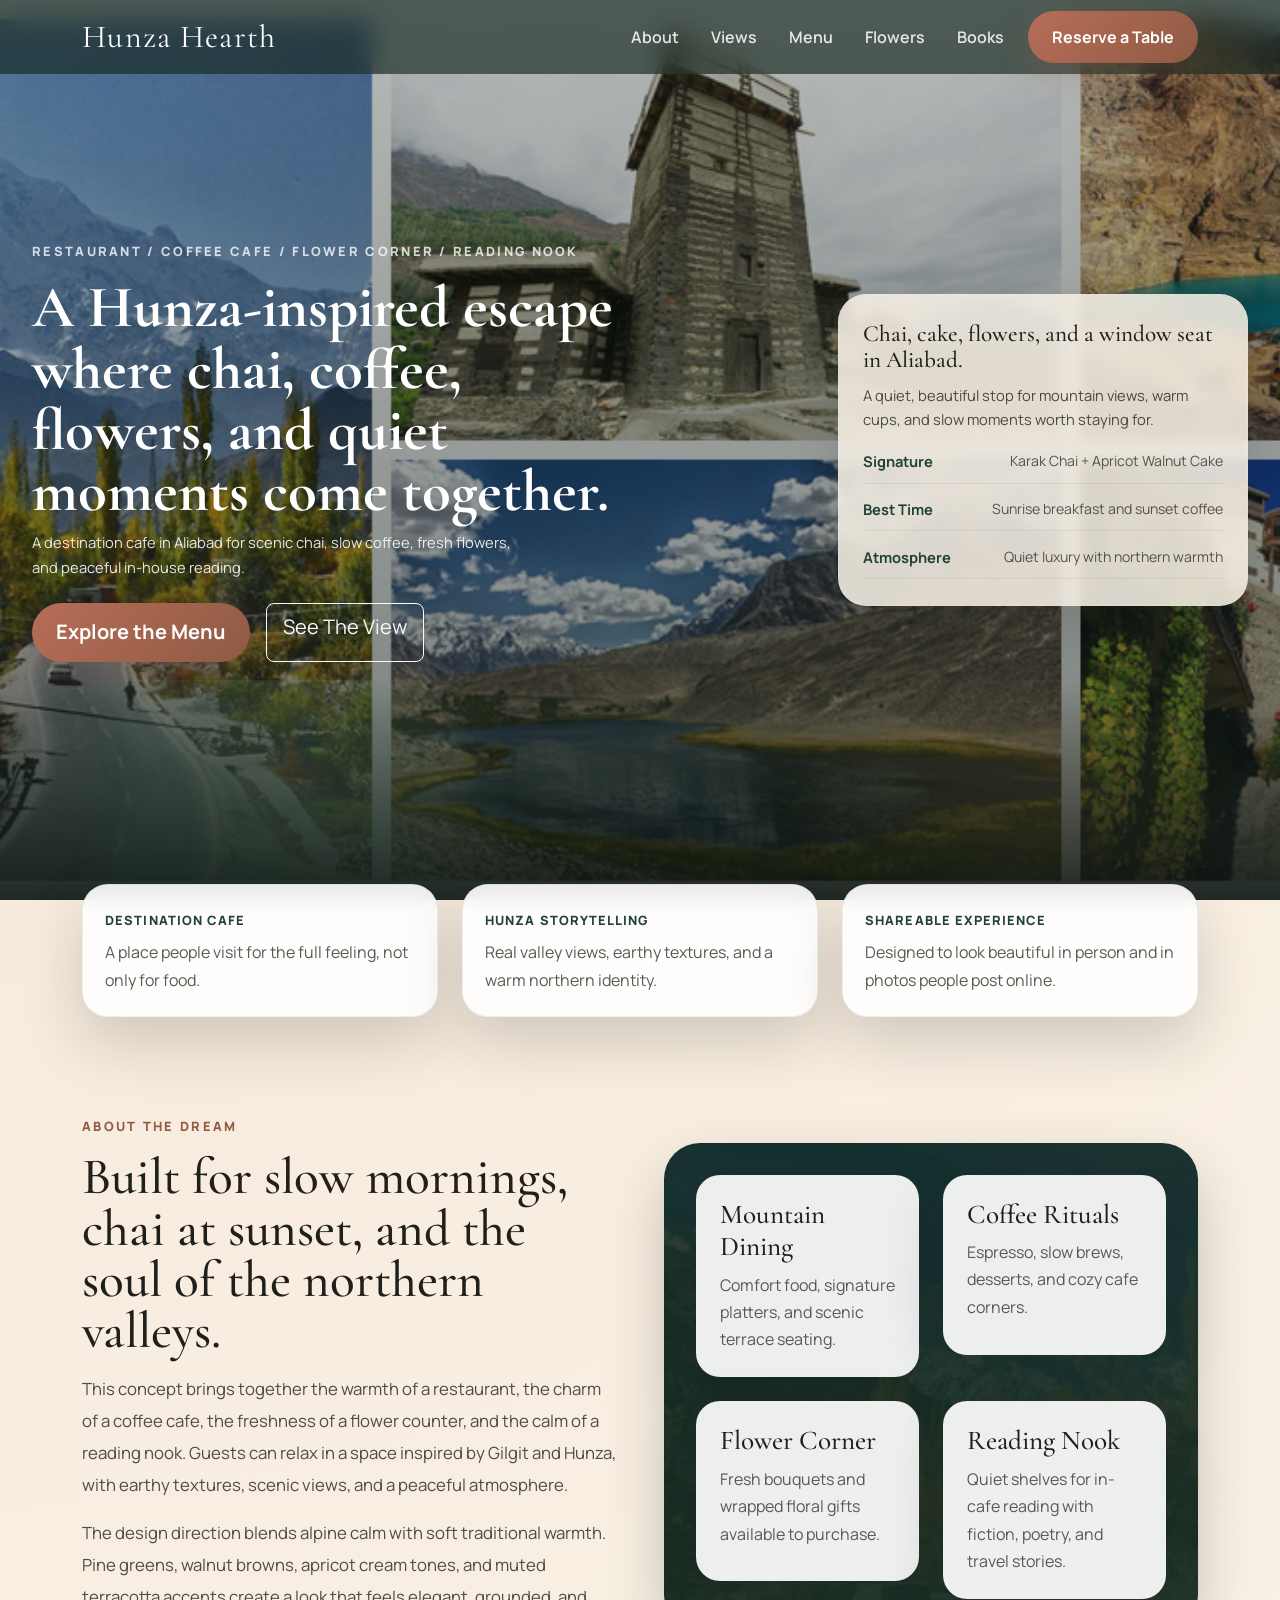
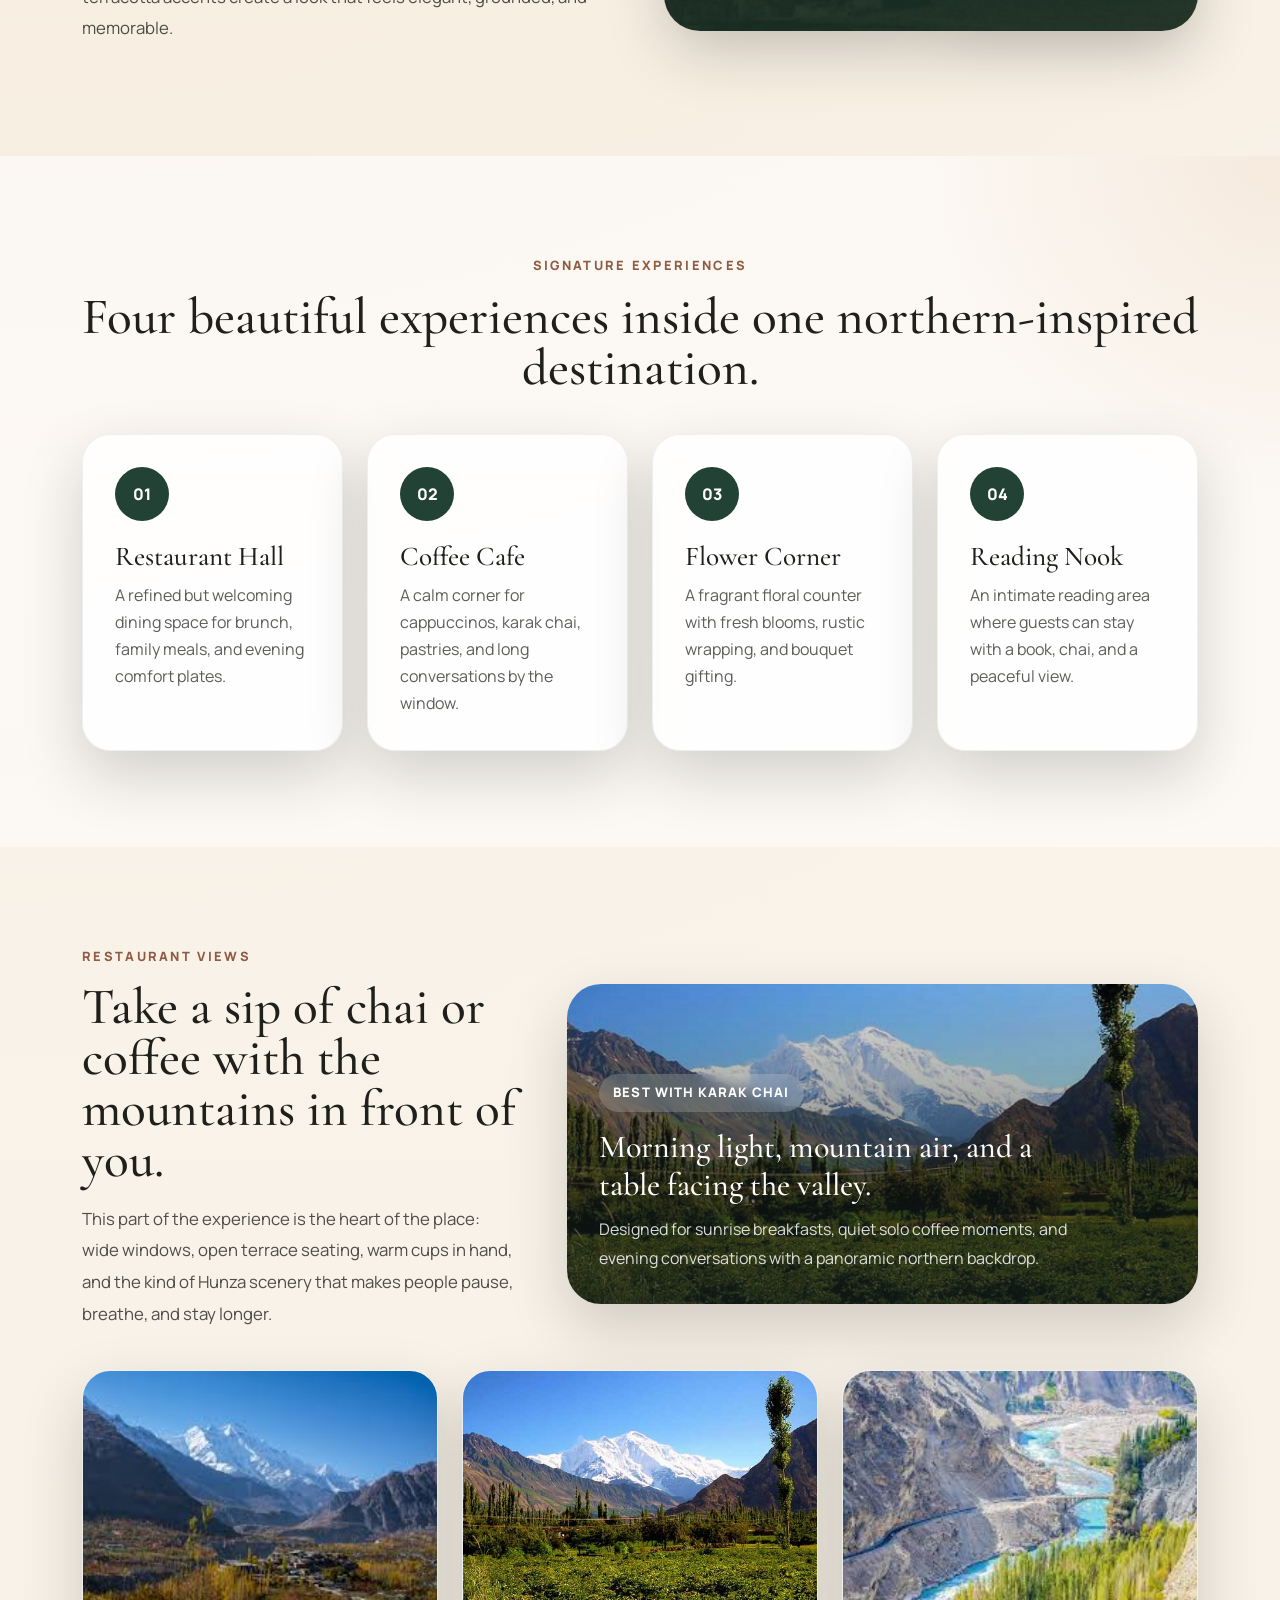
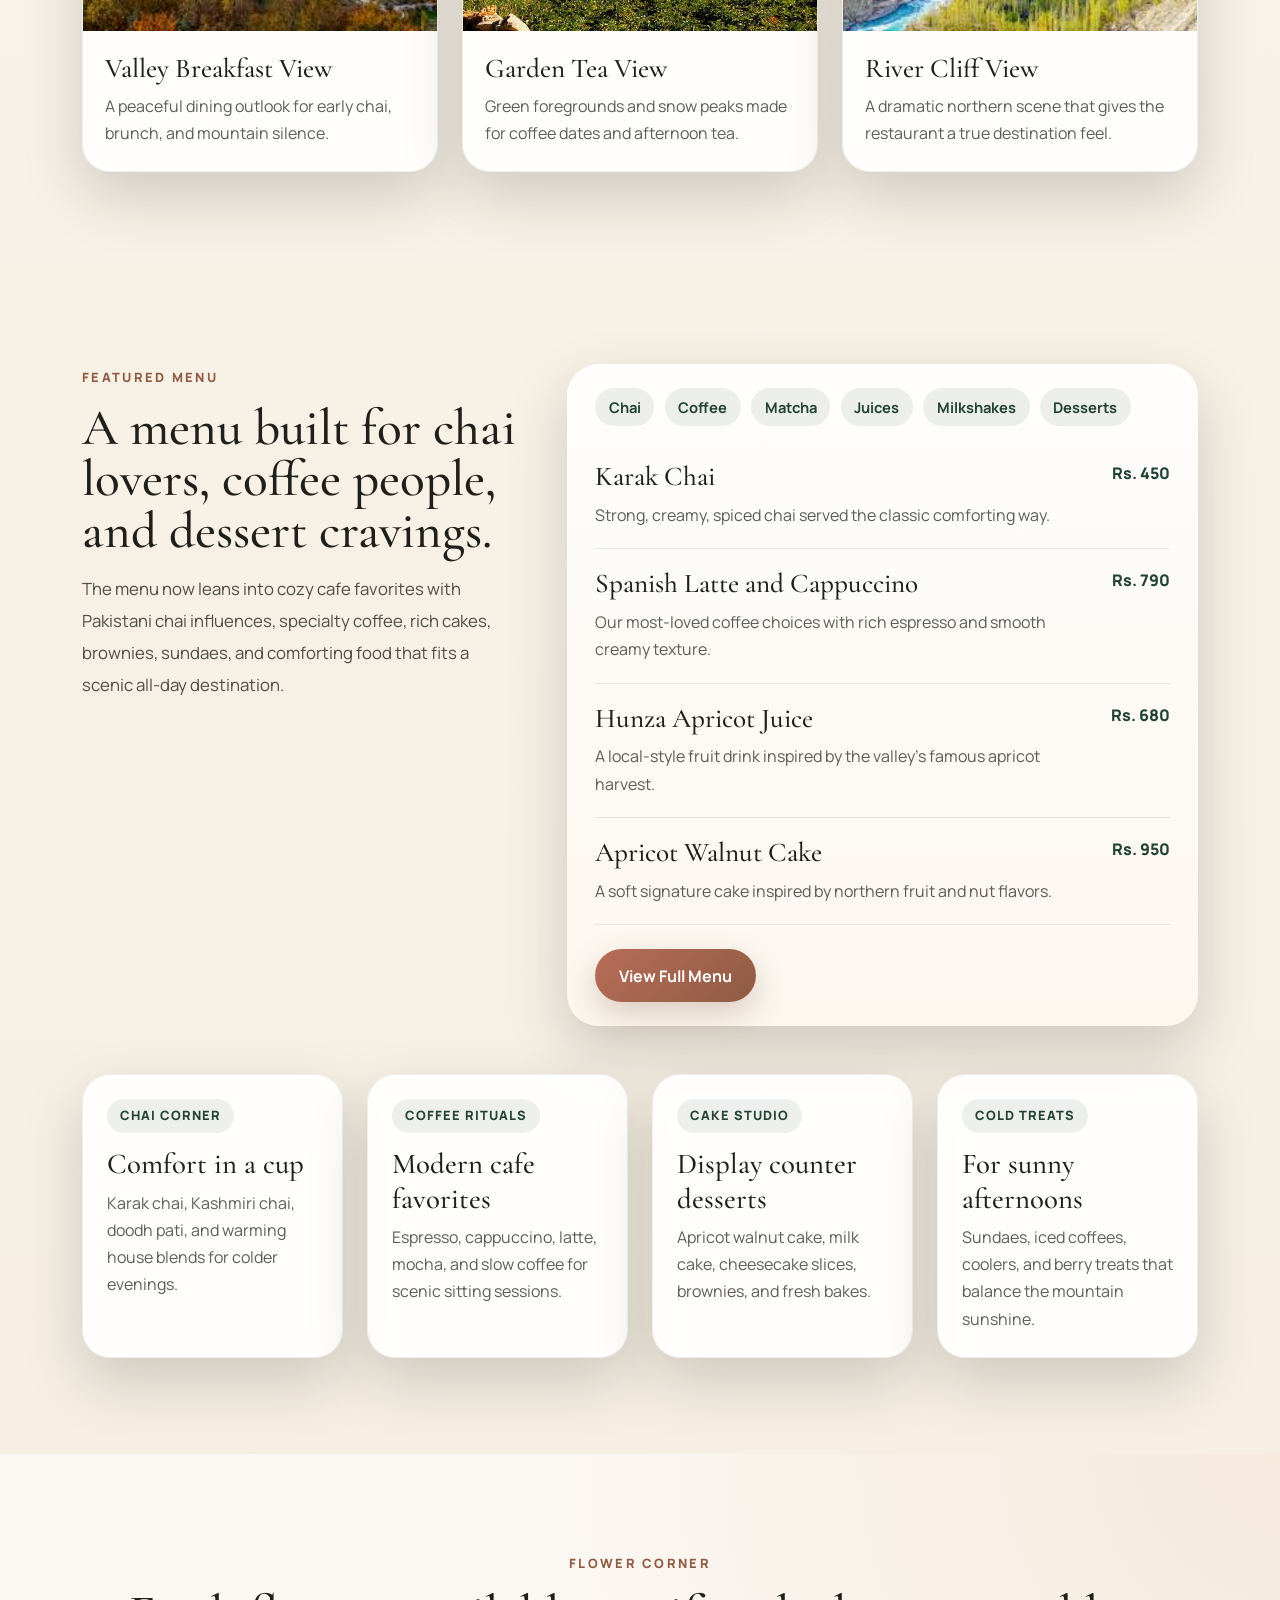
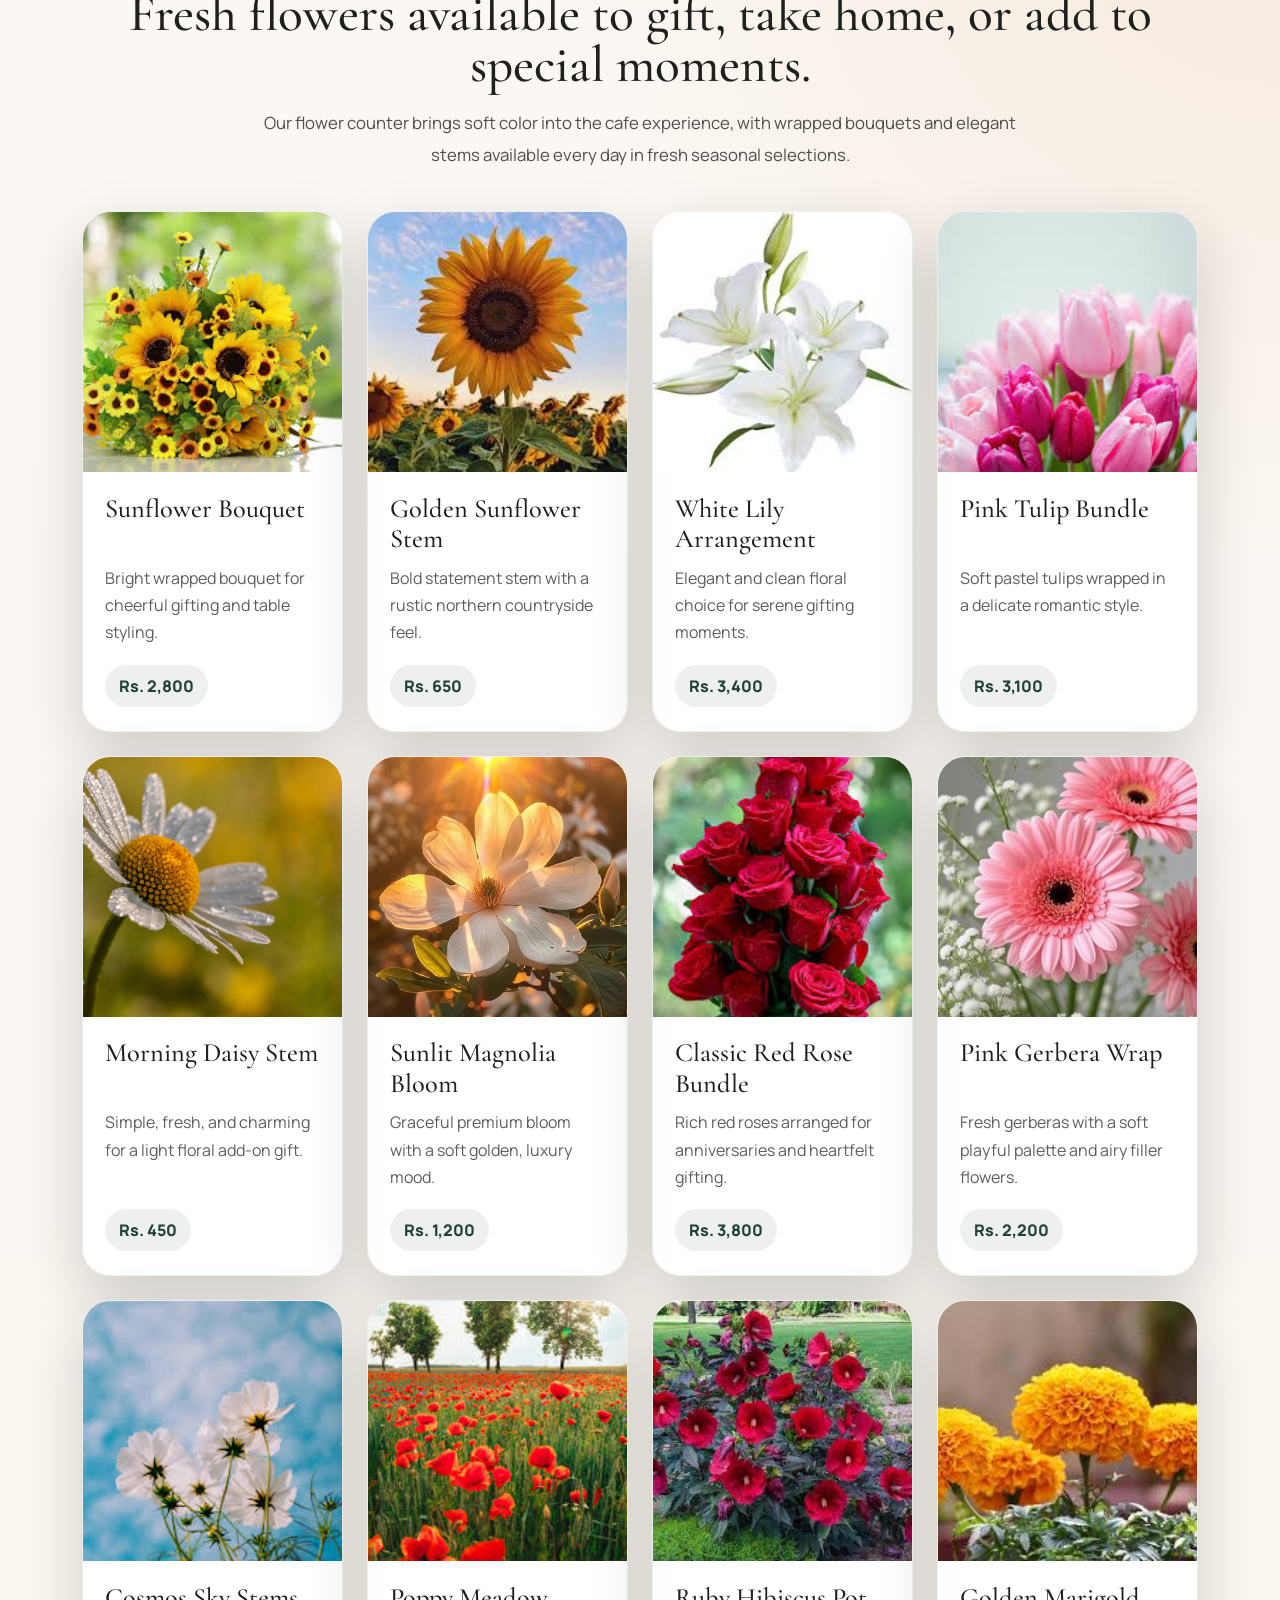
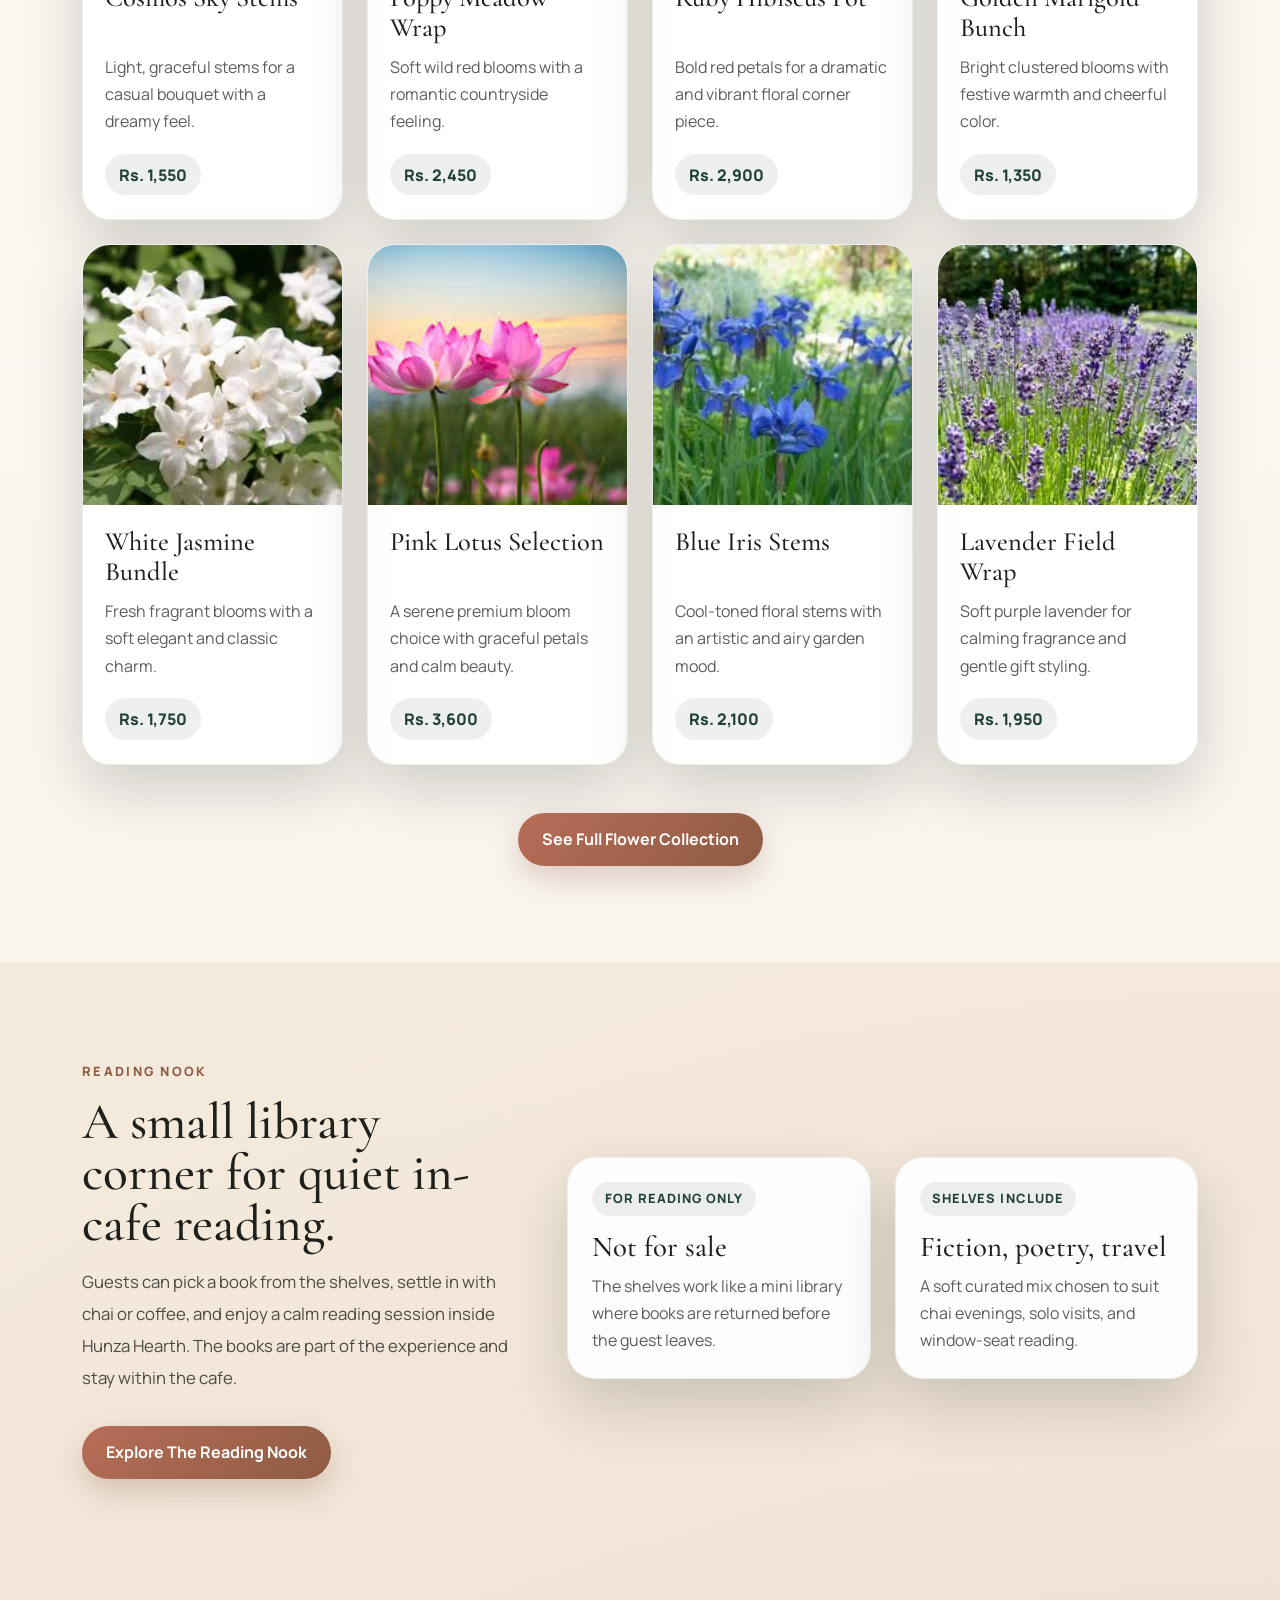
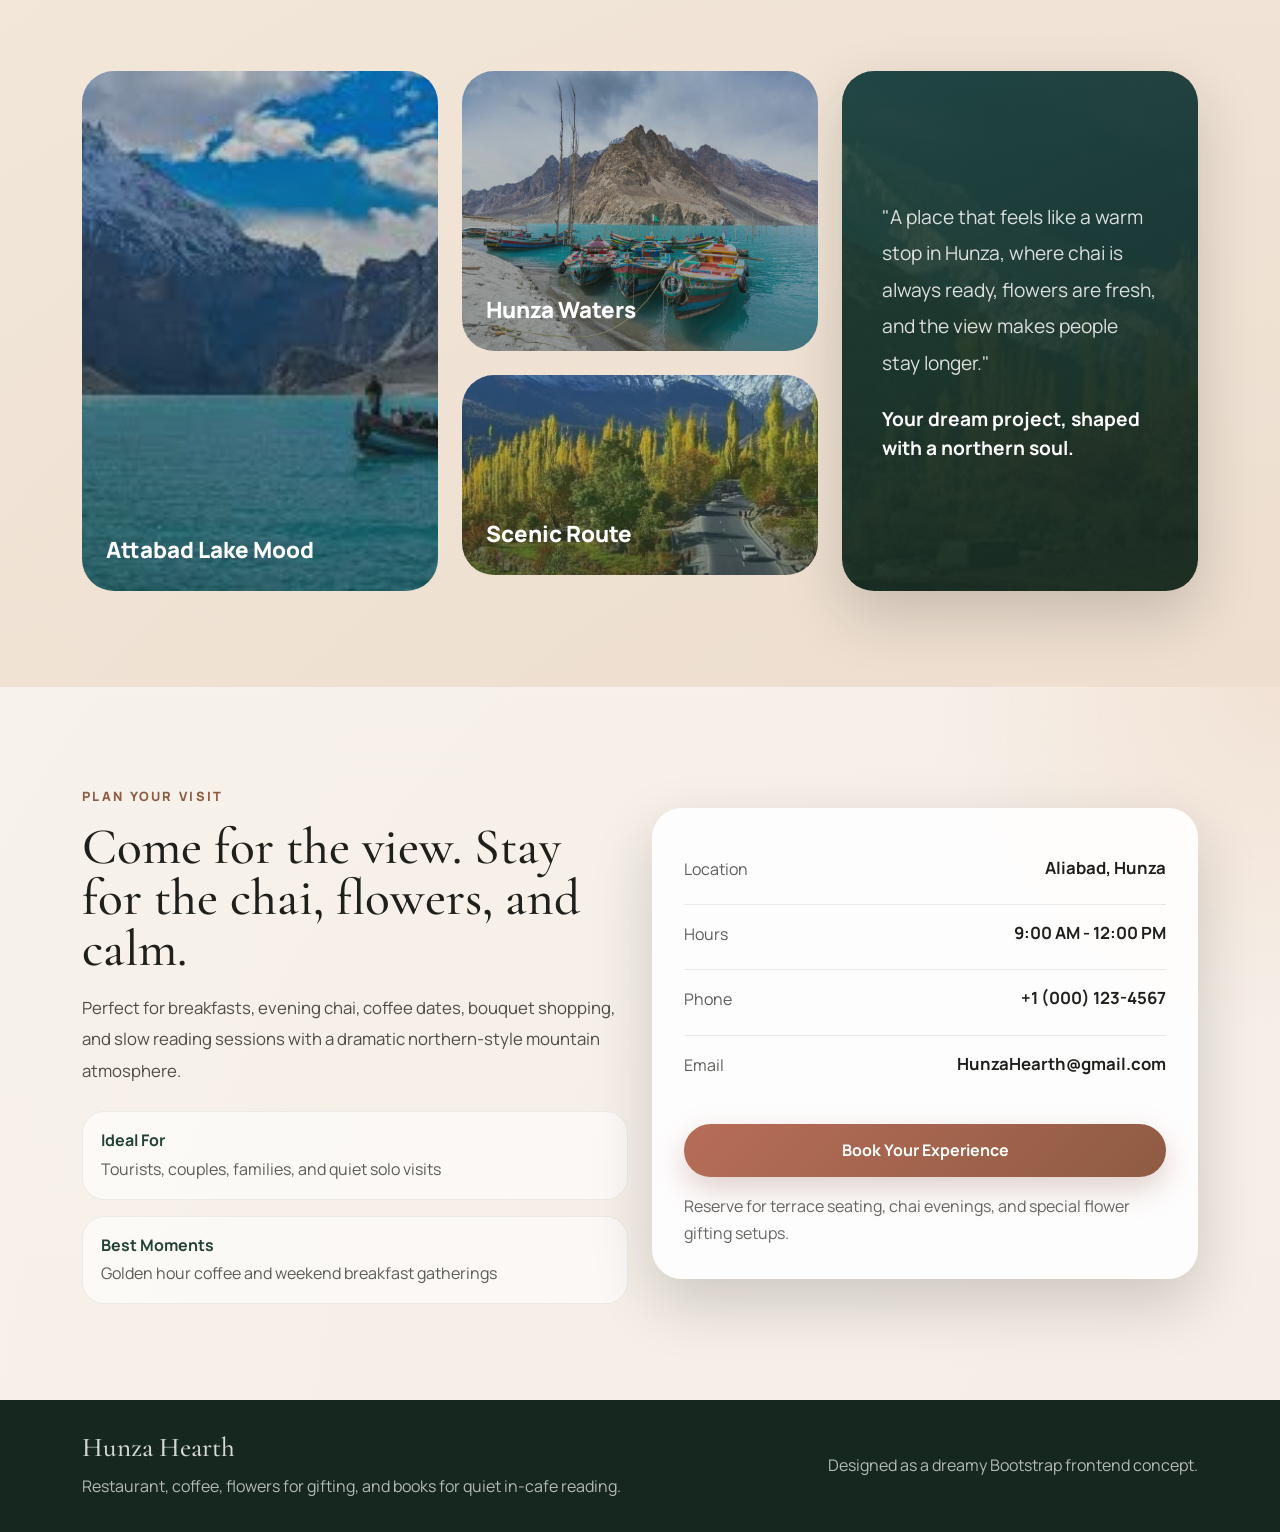
<file: index.html>
<!DOCTYPE html>
<html lang="en">
<head>
  <meta charset="UTF-8">
  <meta name="viewport" content="width=device-width, initial-scale=1.0">
  <title>Hunza Hearth</title>
  <link rel="preconnect" href="https://fonts.googleapis.com">
  <link rel="preconnect" href="https://fonts.gstatic.com" crossorigin>
  <link href="https://fonts.googleapis.com/css2?family=Cormorant+Garamond:wght@500;600;700&family=Manrope:wght@400;500;600;700;800&display=swap" rel="stylesheet">
  <link href="https://cdn.jsdelivr.net/npm/bootstrap@5.3.3/dist/css/bootstrap.min.css" rel="stylesheet" integrity="sha384-QWTKZyjpPEjISv5WaRU9OFeRpok6YctnYmDr5pNlyT2bRjXh0JMhjY6hW+ALEwIH" crossorigin="anonymous">
  <link rel="stylesheet" href="style.css">
</head>
<body>
  <nav class="navbar navbar-expand-lg navbar-dark fixed-top">
    <div class="container">
      <a class="navbar-brand" href="#home">Hunza Hearth</a>
      <button class="navbar-toggler" type="button" data-bs-toggle="collapse" data-bs-target="#mainNav" aria-controls="mainNav" aria-expanded="false" aria-label="Toggle navigation">
        <span class="navbar-toggler-icon"></span>
      </button>
      <div class="collapse navbar-collapse" id="mainNav">
        <ul class="navbar-nav ms-auto align-items-lg-center gap-lg-3">
          <li class="nav-item"><a class="nav-link" href="about.html">About</a></li>
          <li class="nav-item"><a class="nav-link" href="views.html">Views</a></li>
          <li class="nav-item"><a class="nav-link" href="menu.html">Menu</a></li>
          <li class="nav-item"><a class="nav-link" href="flowers.html">Flowers</a></li>
          <li class="nav-item"><a class="nav-link" href="books.html">Books</a></li>
          <li class="nav-item mt-3 mt-lg-0"><a class="btn btn-warm" href="visit.html#reserve">Reserve a Table</a></li>
        </ul>
      </div>
    </div>
  </nav>

  <header id="home" class="hero-section">
    <div class="hero-backdrop"></div>
    <div class="container hero-shell position-relative">
      <div class="row align-items-center min-vh-100 py-5">
        <div class="col-lg-7">
          <span class="eyebrow">Restaurant / Coffee Cafe / Flower Corner / Reading Nook</span>
          <h1 class="display-2 hero-title">A Hunza-inspired escape where chai, coffee, flowers, and quiet moments come together.</h1>
          <p class="hero-text">A destination cafe in Aliabad for scenic chai, slow coffee, fresh flowers, and peaceful in-house reading.</p>
          <div class="d-flex flex-column flex-sm-row gap-3 mt-4">
            <a href="menu.html" class="btn btn-warm btn-lg">Explore the Menu</a>
            <a href="views.html" class="btn btn-outline-light btn-lg">See The View</a>
          </div>
        </div>
        <div class="col-lg-5 mt-5 mt-lg-0">
          <div class="hero-feature-card">
            <h3>Chai, cake, flowers, and a window seat in Aliabad.</h3>
            <p>A quiet, beautiful stop for mountain views, warm cups, and slow moments worth staying for.</p>
            <div class="hero-feature-list">
              <div><strong>Signature</strong><span>Karak Chai + Apricot Walnut Cake</span></div>
              <div><strong>Best Time</strong><span>Sunrise breakfast and sunset coffee</span></div>
              <div><strong>Atmosphere</strong><span>Quiet luxury with northern warmth</span></div>
            </div>
          </div>
        </div>
      </div>
    </div>
  </header>

  <main>
    <section class="intro-band">
      <div class="container">
        <div class="row g-4">
          <div class="col-md-4">
            <div class="band-card">
              <span>Destination Cafe</span>
              <p>A place people visit for the full feeling, not only for food.</p>
            </div>
          </div>
          <div class="col-md-4">
            <div class="band-card">
              <span>Hunza Storytelling</span>
              <p>Real valley views, earthy textures, and a warm northern identity.</p>
            </div>
          </div>
          <div class="col-md-4">
            <div class="band-card">
              <span>Shareable Experience</span>
              <p>Designed to look beautiful in person and in photos people post online.</p>
            </div>
          </div>
        </div>
      </div>
    </section>

    <section id="about" class="section-space">
      <div class="container">
        <div class="row align-items-center g-5">
          <div class="col-lg-6">
            <span class="section-tag">About The Dream</span>
            <h2 class="section-title">Built for slow mornings, chai at sunset, and the soul of the northern valleys.</h2>
            <p class="section-text">This concept brings together the warmth of a restaurant, the charm of a coffee cafe, the freshness of a flower counter, and the calm of a reading nook. Guests can relax in a space inspired by Gilgit and Hunza, with earthy textures, scenic views, and a peaceful atmosphere.</p>
            <p class="section-text">The design direction blends alpine calm with soft traditional warmth. Pine greens, walnut browns, apricot cream tones, and muted terracotta accents create a look that feels elegant, grounded, and memorable.</p>
          </div>
          <div class="col-lg-6">
            <div class="feature-panel">
              <div class="row g-4">
                <div class="col-sm-6">
                  <div class="mini-card">
                    <h3>Mountain Dining</h3>
                    <p>Comfort food, signature platters, and scenic terrace seating.</p>
                  </div>
                </div>
                <div class="col-sm-6">
                  <div class="mini-card">
                    <h3>Coffee Rituals</h3>
                    <p>Espresso, slow brews, desserts, and cozy cafe corners.</p>
                  </div>
                </div>
                <div class="col-sm-6">
                  <div class="mini-card">
                    <h3>Flower Corner</h3>
                    <p>Fresh bouquets and wrapped floral gifts available to purchase.</p>
                  </div>
                </div>
                <div class="col-sm-6">
                  <div class="mini-card">
                    <h3>Reading Nook</h3>
                    <p>Quiet shelves for in-cafe reading with fiction, poetry, and travel stories.</p>
                  </div>
                </div>
              </div>
            </div>
          </div>
        </div>
      </div>
    </section>

    <section id="experiences" class="section-space alt-section">
      <div class="container">
        <div class="text-center section-heading">
          <span class="section-tag">Signature Experiences</span>
          <h2 class="section-title">Four beautiful experiences inside one northern-inspired destination.</h2>
        </div>
        <div class="row g-4">
          <div class="col-md-6 col-xl-3">
            <article class="experience-card">
              <span class="experience-number">01</span>
              <h3>Restaurant Hall</h3>
              <p>A refined but welcoming dining space for brunch, family meals, and evening comfort plates.</p>
            </article>
          </div>
          <div class="col-md-6 col-xl-3">
            <article class="experience-card">
              <span class="experience-number">02</span>
              <h3>Coffee Cafe</h3>
              <p>A calm corner for cappuccinos, karak chai, pastries, and long conversations by the window.</p>
            </article>
          </div>
          <div class="col-md-6 col-xl-3">
            <article class="experience-card">
              <span class="experience-number">03</span>
              <h3>Flower Corner</h3>
              <p>A fragrant floral counter with fresh blooms, rustic wrapping, and bouquet gifting.</p>
            </article>
          </div>
          <div class="col-md-6 col-xl-3">
            <article class="experience-card">
              <span class="experience-number">04</span>
              <h3>Reading Nook</h3>
              <p>An intimate reading area where guests can stay with a book, chai, and a peaceful view.</p>
            </article>
          </div>
        </div>
      </div>
    </section>

    <section id="views" class="section-space view-section">
      <div class="container">
        <div class="row align-items-center g-5 mb-4">
          <div class="col-lg-5">
            <span class="section-tag">Restaurant Views</span>
            <h2 class="section-title">Take a sip of chai or coffee with the mountains in front of you.</h2>
            <p class="section-text">This part of the experience is the heart of the place: wide windows, open terrace seating, warm cups in hand, and the kind of Hunza scenery that makes people pause, breathe, and stay longer.</p>
          </div>
          <div class="col-lg-7">
            <div class="view-highlight">
              <div class="view-copy">
                <span class="view-pill">Best With Karak Chai</span>
                <h3>Morning light, mountain air, and a table facing the valley.</h3>
                <p>Designed for sunrise breakfasts, quiet solo coffee moments, and evening conversations with a panoramic northern backdrop.</p>
              </div>
            </div>
          </div>
        </div>
        <div class="row g-4">
          <div class="col-md-4">
            <article class="view-card">
              <img src="assets/restaurant-view-1.jpg" alt="Restaurant valley mountain view">
              <div class="view-card-body">
                <h3>Valley Breakfast View</h3>
                <p>A peaceful dining outlook for early chai, brunch, and mountain silence.</p>
              </div>
            </article>
          </div>
          <div class="col-md-4">
            <article class="view-card">
              <img src="assets/restaurant-view-2.jpg" alt="Hunza field and mountain view">
              <div class="view-card-body">
                <h3>Garden Tea View</h3>
                <p>Green foregrounds and snow peaks made for coffee dates and afternoon tea.</p>
              </div>
            </article>
          </div>
          <div class="col-md-4">
            <article class="view-card">
              <img src="assets/restaurant-view-3.jpg" alt="River and mountain view">
              <div class="view-card-body">
                <h3>River Cliff View</h3>
                <p>A dramatic northern scene that gives the restaurant a true destination feel.</p>
              </div>
            </article>
          </div>
        </div>
      </div>
    </section>

    <section id="menu" class="section-space">
      <div class="container">
        <div class="row g-5 align-items-start">
          <div class="col-lg-5">
            <span class="section-tag">Featured Menu</span>
            <h2 class="section-title">A menu built for chai lovers, coffee people, and dessert cravings.</h2>
            <p class="section-text">The menu now leans into cozy cafe favorites with Pakistani chai influences, specialty coffee, rich cakes, brownies, sundaes, and comforting food that fits a scenic all-day destination.</p>
          </div>
          <div class="col-lg-7">
            <div class="menu-board">
              <div class="menu-tabs">
                <span>Chai</span>
                <span>Coffee</span>
                <span>Matcha</span>
                <span>Juices</span>
                <span>Milkshakes</span>
                <span>Desserts</span>
              </div>
              <div class="menu-item">
                <div>
                  <h3>Karak Chai</h3>
                  <p>Strong, creamy, spiced chai served the classic comforting way.</p>
                </div>
                <span>Rs. 450</span>
              </div>
              <div class="menu-item">
                <div>
                  <h3>Spanish Latte and Cappuccino</h3>
                  <p>Our most-loved coffee choices with rich espresso and smooth creamy texture.</p>
                </div>
                <span>Rs. 790</span>
              </div>
              <div class="menu-item">
                <div>
                  <h3>Hunza Apricot Juice</h3>
                  <p>A local-style fruit drink inspired by the valley's famous apricot harvest.</p>
                </div>
                <span>Rs. 680</span>
              </div>
              <div class="menu-item">
                <div>
                  <h3>Apricot Walnut Cake</h3>
                  <p>A soft signature cake inspired by northern fruit and nut flavors.</p>
                </div>
                <span>Rs. 950</span>
              </div>
              <div class="mt-4">
                <a href="menu.html" class="btn btn-warm">View Full Menu</a>
              </div>
            </div>
          </div>
        </div>
        <div class="row g-4 mt-4">
          <div class="col-md-6 col-xl-3">
            <article class="menu-category-card">
              <span class="menu-category-tag">Chai Corner</span>
              <h3>Comfort in a cup</h3>
              <p>Karak chai, Kashmiri chai, doodh pati, and warming house blends for colder evenings.</p>
            </article>
          </div>
          <div class="col-md-6 col-xl-3">
            <article class="menu-category-card">
              <span class="menu-category-tag">Coffee Rituals</span>
              <h3>Modern cafe favorites</h3>
              <p>Espresso, cappuccino, latte, mocha, and slow coffee for scenic sitting sessions.</p>
            </article>
          </div>
          <div class="col-md-6 col-xl-3">
            <article class="menu-category-card">
              <span class="menu-category-tag">Cake Studio</span>
              <h3>Display counter desserts</h3>
              <p>Apricot walnut cake, milk cake, cheesecake slices, brownies, and fresh bakes.</p>
            </article>
          </div>
          <div class="col-md-6 col-xl-3">
            <article class="menu-category-card">
              <span class="menu-category-tag">Cold Treats</span>
              <h3>For sunny afternoons</h3>
              <p>Sundaes, iced coffees, coolers, and berry treats that balance the mountain sunshine.</p>
            </article>
          </div>
        </div>
      </div>
    </section>

    <section id="flowers" class="section-space flower-section alt-section">
      <div class="container">
        <div class="text-center section-heading">
          <span class="section-tag">Flower Corner</span>
          <h2 class="section-title">Fresh flowers available to gift, take home, or add to special moments.</h2>
          <p class="section-text mx-auto flower-intro">Our flower counter brings soft color into the cafe experience, with wrapped bouquets and elegant stems available every day in fresh seasonal selections.</p>
        </div>
        <div class="row g-4">
          <div class="col-sm-6 col-lg-4 col-xl-3">
            <article class="flower-card">
              <img src="assets/flower-sunflower-bouquet.jpg" alt="Sunflower bouquet">
              <div class="flower-card-body">
                <h3>Sunflower Bouquet</h3>
                <p>Bright wrapped bouquet for cheerful gifting and table styling.</p>
                <span>Rs. 2,800</span>
              </div>
            </article>
          </div>
          <div class="col-sm-6 col-lg-4 col-xl-3">
            <article class="flower-card">
              <img src="assets/flower-sunflower-field.jpg" alt="Single sunflower stem">
              <div class="flower-card-body">
                <h3>Golden Sunflower Stem</h3>
                <p>Bold statement stem with a rustic northern countryside feel.</p>
                <span>Rs. 650</span>
              </div>
            </article>
          </div>
          <div class="col-sm-6 col-lg-4 col-xl-3">
            <article class="flower-card">
              <img src="assets/flower-white-lily.jpg" alt="White lily arrangement">
              <div class="flower-card-body">
                <h3>White Lily Arrangement</h3>
                <p>Elegant and clean floral choice for serene gifting moments.</p>
                <span>Rs. 3,400</span>
              </div>
            </article>
          </div>
          <div class="col-sm-6 col-lg-4 col-xl-3">
            <article class="flower-card">
              <img src="assets/flower-pink-tulips.jpg" alt="Pink tulip bouquet">
              <div class="flower-card-body">
                <h3>Pink Tulip Bundle</h3>
                <p>Soft pastel tulips wrapped in a delicate romantic style.</p>
                <span>Rs. 3,100</span>
              </div>
            </article>
          </div>
          <div class="col-sm-6 col-lg-4 col-xl-3">
            <article class="flower-card">
              <img src="assets/flower-daisy.jpg" alt="Daisy stem">
              <div class="flower-card-body">
                <h3>Morning Daisy Stem</h3>
                <p>Simple, fresh, and charming for a light floral add-on gift.</p>
                <span>Rs. 450</span>
              </div>
            </article>
          </div>
          <div class="col-sm-6 col-lg-4 col-xl-3">
            <article class="flower-card">
              <img src="assets/flower-sunlit-bloom.webp" alt="Sunlit magnolia bloom">
              <div class="flower-card-body">
                <h3>Sunlit Magnolia Bloom</h3>
                <p>Graceful premium bloom with a soft golden, luxury mood.</p>
                <span>Rs. 1,200</span>
              </div>
            </article>
          </div>
          <div class="col-sm-6 col-lg-4 col-xl-3">
            <article class="flower-card">
              <img src="assets/flower-red-roses.jpg" alt="Red rose bouquet">
              <div class="flower-card-body">
                <h3>Classic Red Rose Bundle</h3>
                <p>Rich red roses arranged for anniversaries and heartfelt gifting.</p>
                <span>Rs. 3,800</span>
              </div>
            </article>
          </div>
          <div class="col-sm-6 col-lg-4 col-xl-3">
            <article class="flower-card">
              <img src="assets/flower-pink-gerbera.jpg" alt="Pink gerbera bouquet">
              <div class="flower-card-body">
                <h3>Pink Gerbera Wrap</h3>
                <p>Fresh gerberas with a soft playful palette and airy filler flowers.</p>
                <span>Rs. 2,200</span>
              </div>
            </article>
          </div>
          <div class="col-sm-6 col-lg-4 col-xl-3">
            <article class="flower-card">
              <img src="assets/flower-cosmos.jpg" alt="Cosmos flowers">
              <div class="flower-card-body">
                <h3>Cosmos Sky Stems</h3>
                <p>Light, graceful stems for a casual bouquet with a dreamy feel.</p>
                <span>Rs. 1,550</span>
              </div>
            </article>
          </div>
          <div class="col-sm-6 col-lg-4 col-xl-3">
            <article class="flower-card">
              <img src="assets/flower-poppy-field.jpg" alt="Red poppy field flowers">
              <div class="flower-card-body">
                <h3>Poppy Meadow Wrap</h3>
                <p>Soft wild red blooms with a romantic countryside feeling.</p>
                <span>Rs. 2,450</span>
              </div>
            </article>
          </div>
          <div class="col-sm-6 col-lg-4 col-xl-3">
            <article class="flower-card">
              <img src="assets/flower-red-hibiscus.jpg" alt="Red hibiscus flowers">
              <div class="flower-card-body">
                <h3>Ruby Hibiscus Pot</h3>
                <p>Bold red petals for a dramatic and vibrant floral corner piece.</p>
                <span>Rs. 2,900</span>
              </div>
            </article>
          </div>
          <div class="col-sm-6 col-lg-4 col-xl-3">
            <article class="flower-card">
              <img src="assets/flower-marigold.jpg" alt="Marigold blooms">
              <div class="flower-card-body">
                <h3>Golden Marigold Bunch</h3>
                <p>Bright clustered blooms with festive warmth and cheerful color.</p>
                <span>Rs. 1,350</span>
              </div>
            </article>
          </div>
          <div class="col-sm-6 col-lg-4 col-xl-3">
            <article class="flower-card">
              <img src="assets/flower-white-jasmine.jpg" alt="White jasmine flowers">
              <div class="flower-card-body">
                <h3>White Jasmine Bundle</h3>
                <p>Fresh fragrant blooms with a soft elegant and classic charm.</p>
                <span>Rs. 1,750</span>
              </div>
            </article>
          </div>
          <div class="col-sm-6 col-lg-4 col-xl-3">
            <article class="flower-card">
              <img src="assets/flower-pink-lotus.jpg" alt="Pink lotus flowers">
              <div class="flower-card-body">
                <h3>Pink Lotus Selection</h3>
                <p>A serene premium bloom choice with graceful petals and calm beauty.</p>
                <span>Rs. 3,600</span>
              </div>
            </article>
          </div>
          <div class="col-sm-6 col-lg-4 col-xl-3">
            <article class="flower-card">
              <img src="assets/flower-blue-iris.jpg" alt="Blue iris flowers">
              <div class="flower-card-body">
                <h3>Blue Iris Stems</h3>
                <p>Cool-toned floral stems with an artistic and airy garden mood.</p>
                <span>Rs. 2,100</span>
              </div>
            </article>
          </div>
          <div class="col-sm-6 col-lg-4 col-xl-3">
            <article class="flower-card">
              <img src="assets/flower-lavender.jpg" alt="Lavender flowers">
              <div class="flower-card-body">
                <h3>Lavender Field Wrap</h3>
                <p>Soft purple lavender for calming fragrance and gentle gift styling.</p>
                <span>Rs. 1,950</span>
              </div>
            </article>
          </div>
        </div>
        <div class="text-center mt-5">
          <a href="flowers.html" class="btn btn-warm">See Full Flower Collection</a>
        </div>
      </div>
    </section>

    <section class="section-space">
      <div class="container">
        <div class="row g-5 align-items-center">
          <div class="col-lg-5">
            <span class="section-tag">Reading Nook</span>
            <h2 class="section-title">A small library corner for quiet in-cafe reading.</h2>
            <p class="section-text">Guests can pick a book from the shelves, settle in with chai or coffee, and enjoy a calm reading session inside Hunza Hearth. The books are part of the experience and stay within the cafe.</p>
            <a href="books.html" class="btn btn-warm mt-3">Explore The Reading Nook</a>
          </div>
          <div class="col-lg-7">
            <div class="row g-4">
              <div class="col-md-6">
                <article class="menu-category-card">
                  <span class="menu-category-tag">For Reading Only</span>
                  <h3>Not for sale</h3>
                  <p>The shelves work like a mini library where books are returned before the guest leaves.</p>
                </article>
              </div>
              <div class="col-md-6">
                <article class="menu-category-card">
                  <span class="menu-category-tag">Shelves Include</span>
                  <h3>Fiction, poetry, travel</h3>
                  <p>A soft curated mix chosen to suit chai evenings, solo visits, and window-seat reading.</p>
                </article>
              </div>
            </div>
          </div>
        </div>
      </div>
    </section>

    <section class="section-space gallery-section">
      <div class="container">
        <div class="row g-4">
          <div class="col-md-4">
            <div class="gallery-card tall-card">
              <span>Attabad Lake Mood</span>
            </div>
          </div>
          <div class="col-md-4">
            <div class="gallery-card">
              <span>Hunza Waters</span>
            </div>
            <div class="gallery-card mt-4 short-card">
              <span>Scenic Route</span>
            </div>
          </div>
          <div class="col-md-4">
            <div class="quote-panel">
              <p>"A place that feels like a warm stop in Hunza, where chai is always ready, flowers are fresh, and the view makes people stay longer."</p>
              <strong>Your dream project, shaped with a northern soul.</strong>
            </div>
          </div>
        </div>
      </div>
    </section>

    <section id="visit" class="section-space alt-section">
      <div class="container">
        <div class="row g-4 align-items-center">
          <div class="col-lg-6">
            <span class="section-tag">Plan Your Visit</span>
            <h2 class="section-title">Come for the view. Stay for the chai, flowers, and calm.</h2>
            <p class="section-text">Perfect for breakfasts, evening chai, coffee dates, bouquet shopping, and slow reading sessions with a dramatic northern-style mountain atmosphere.</p>
            <div class="visit-highlights">
              <div class="visit-highlight-item">
                <strong>Ideal For</strong>
                <span>Tourists, couples, families, and quiet solo visits</span>
              </div>
              <div class="visit-highlight-item">
                <strong>Best Moments</strong>
                <span>Golden hour coffee and weekend breakfast gatherings</span>
              </div>
            </div>
          </div>
          <div class="col-lg-6">
            <div class="visit-card">
              <div class="visit-row">
                <span>Location</span>
                <strong>Aliabad, Hunza</strong>
              </div>
              <div class="visit-row">
                <span>Hours</span>
                <strong>9:00 AM - 12:00 PM</strong>
              </div>
              <div class="visit-row">
                <span>Phone</span>
                <strong>+1 (000) 123-4567</strong>
              </div>
              <div class="visit-row">
                <span>Email</span>
                <strong>HunzaHearth@gmail.com</strong>
              </div>
              <a href="visit.html#reserve" class="btn btn-warm w-100 mt-4">Book Your Experience</a>
              <p class="visit-note">Reserve for terrace seating, chai evenings, and special flower gifting setups.</p>
            </div>
          </div>
        </div>
      </div>
    </section>
  </main>

  <footer class="site-footer">
    <div class="container d-flex flex-column flex-lg-row justify-content-between align-items-center gap-3">
      <div>
        <h3>Hunza Hearth</h3>
        <p>Restaurant, coffee, flowers for gifting, and books for quiet in-cafe reading.</p>
      </div>
      <p class="mb-0">Designed as a dreamy Bootstrap frontend concept.</p>
    </div>
  </footer>

  <script src="https://cdn.jsdelivr.net/npm/bootstrap@5.3.3/dist/js/bootstrap.bundle.min.js" integrity="sha384-YvpcrYf0tY3lHB60NNkmXc5s9fDVZLESaAA55NDzOxhy9GkcIdslK1eN7N6jIeHz" crossorigin="anonymous"></script>
  <script src="script.js"></script>
</body>
</html>
</file>
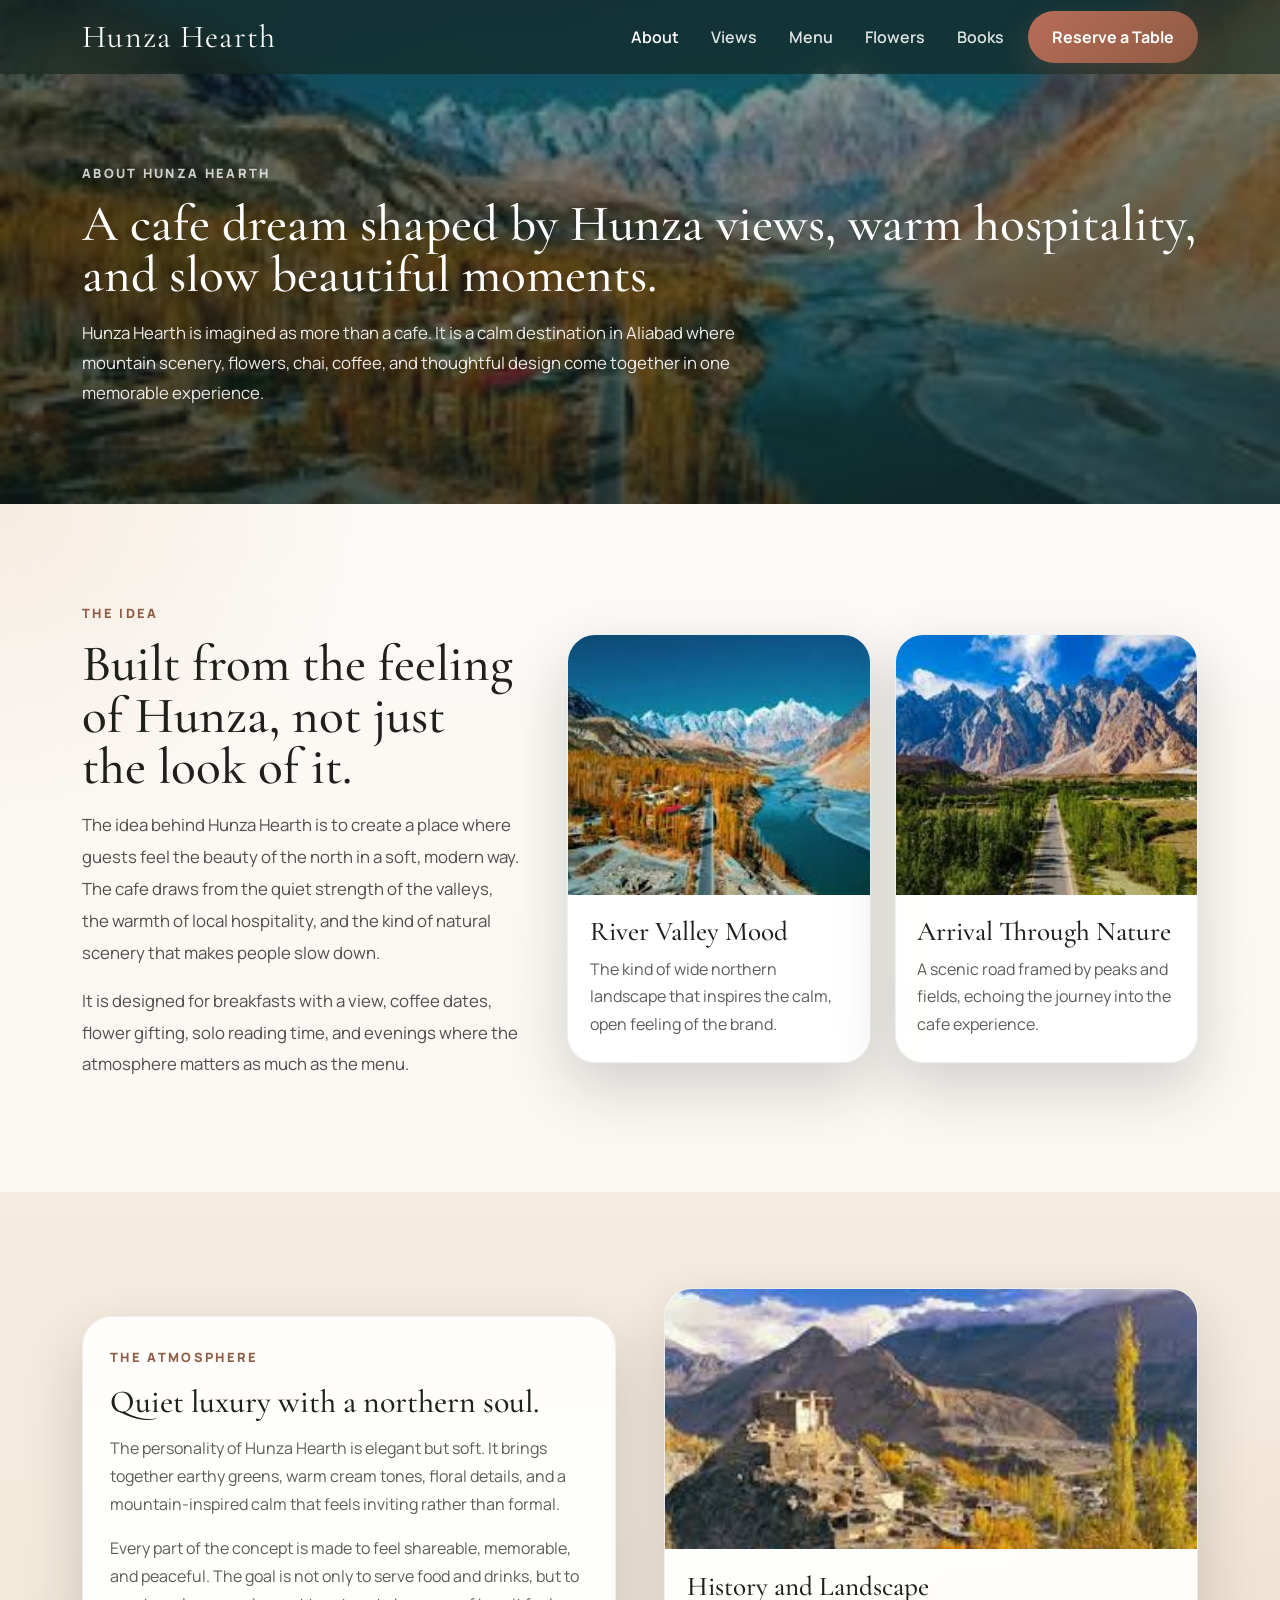
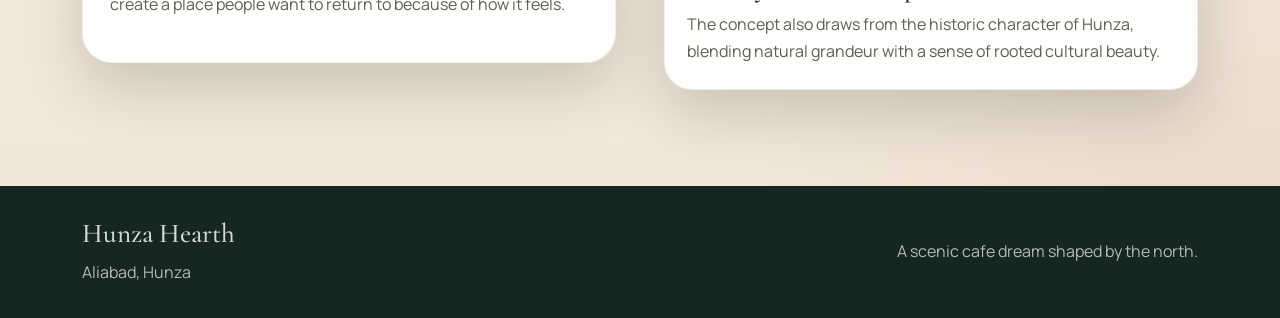
<file: about.html>
<!DOCTYPE html>
<html lang="en">
<head>
  <meta charset="UTF-8">
  <meta name="viewport" content="width=device-width, initial-scale=1.0">
  <title>About | Hunza Hearth</title>
  <link rel="preconnect" href="https://fonts.googleapis.com">
  <link rel="preconnect" href="https://fonts.gstatic.com" crossorigin>
  <link href="https://fonts.googleapis.com/css2?family=Cormorant+Garamond:wght@500;600;700&family=Manrope:wght@400;500;600;700;800&display=swap" rel="stylesheet">
  <link href="https://cdn.jsdelivr.net/npm/bootstrap@5.3.3/dist/css/bootstrap.min.css" rel="stylesheet" integrity="sha384-QWTKZyjpPEjISv5WaRU9OFeRpok6YctnYmDr5pNlyT2bRjXh0JMhjY6hW+ALEwIH" crossorigin="anonymous">
  <link rel="stylesheet" href="style.css">
</head>
<body>
  <nav class="navbar navbar-expand-lg navbar-dark fixed-top">
    <div class="container">
      <a class="navbar-brand" href="index.html">Hunza Hearth</a>
      <button class="navbar-toggler" type="button" data-bs-toggle="collapse" data-bs-target="#mainNav" aria-controls="mainNav" aria-expanded="false" aria-label="Toggle navigation">
        <span class="navbar-toggler-icon"></span>
      </button>
      <div class="collapse navbar-collapse" id="mainNav">
        <ul class="navbar-nav ms-auto align-items-lg-center gap-lg-3">
          <li class="nav-item"><a class="nav-link active" href="about.html">About</a></li>
          <li class="nav-item"><a class="nav-link" href="views.html">Views</a></li>
          <li class="nav-item"><a class="nav-link" href="menu.html">Menu</a></li>
          <li class="nav-item"><a class="nav-link" href="flowers.html">Flowers</a></li>
          <li class="nav-item"><a class="nav-link" href="books.html">Books</a></li>
          <li class="nav-item mt-3 mt-lg-0"><a class="btn btn-warm" href="visit.html#reserve">Reserve a Table</a></li>
        </ul>
      </div>
    </div>
  </nav>

  <header class="page-hero about-page-hero">
    <div class="container">
      <span class="eyebrow">About Hunza Hearth</span>
      <h1 class="section-title text-white">A cafe dream shaped by Hunza views, warm hospitality, and slow beautiful moments.</h1>
      <p class="page-lead">Hunza Hearth is imagined as more than a cafe. It is a calm destination in Aliabad where mountain scenery, flowers, chai, coffee, and thoughtful design come together in one memorable experience.</p>
    </div>
  </header>

  <main>
    <section class="section-space section-soft">
      <div class="container">
        <div class="row g-5 align-items-center">
          <div class="col-lg-5">
            <span class="section-tag">The Idea</span>
            <h2 class="section-title">Built from the feeling of Hunza, not just the look of it.</h2>
            <p class="section-text">The idea behind Hunza Hearth is to create a place where guests feel the beauty of the north in a soft, modern way. The cafe draws from the quiet strength of the valleys, the warmth of local hospitality, and the kind of natural scenery that makes people slow down.</p>
            <p class="section-text">It is designed for breakfasts with a view, coffee dates, flower gifting, solo reading time, and evenings where the atmosphere matters as much as the menu.</p>
          </div>
          <div class="col-lg-7">
            <div class="row g-4">
              <div class="col-md-6">
                <article class="view-card">
                  <img src="assets/about-river-valley.jpg" alt="River valley view in Hunza">
                  <div class="view-card-body">
                    <h3>River Valley Mood</h3>
                    <p>The kind of wide northern landscape that inspires the calm, open feeling of the brand.</p>
                  </div>
                </article>
              </div>
              <div class="col-md-6">
                <article class="view-card">
                  <img src="assets/about-mountain-road.jpg" alt="Mountain road and fields in Hunza">
                  <div class="view-card-body">
                    <h3>Arrival Through Nature</h3>
                    <p>A scenic road framed by peaks and fields, echoing the journey into the cafe experience.</p>
                  </div>
                </article>
              </div>
            </div>
          </div>
        </div>
      </div>
    </section>

    <section class="section-space">
      <div class="container">
        <div class="row g-5 align-items-center">
          <div class="col-lg-6">
            <article class="info-card">
              <span class="section-tag">The Atmosphere</span>
              <h3>Quiet luxury with a northern soul.</h3>
              <p>The personality of Hunza Hearth is elegant but soft. It brings together earthy greens, warm cream tones, floral details, and a mountain-inspired calm that feels inviting rather than formal.</p>
              <p>Every part of the concept is made to feel shareable, memorable, and peaceful. The goal is not only to serve food and drinks, but to create a place people want to return to because of how it feels.</p>
            </article>
          </div>
          <div class="col-lg-6">
            <article class="view-card">
              <img src="assets/about-historic-view.jpg" alt="Historic Hunza landscape view">
              <div class="view-card-body">
                <h3>History and Landscape</h3>
                <p>The concept also draws from the historic character of Hunza, blending natural grandeur with a sense of rooted cultural beauty.</p>
              </div>
            </article>
          </div>
        </div>
      </div>
    </section>
  </main>

  <footer class="site-footer">
    <div class="container d-flex flex-column flex-lg-row justify-content-between align-items-center gap-3">
      <div>
        <h3>Hunza Hearth</h3>
        <p>Aliabad, Hunza</p>
      </div>
      <p class="mb-0">A scenic cafe dream shaped by the north.</p>
    </div>
  </footer>

  <script src="https://cdn.jsdelivr.net/npm/bootstrap@5.3.3/dist/js/bootstrap.bundle.min.js" integrity="sha384-YvpcrYf0tY3lHB60NNkmXc5s9fDVZLESaAA55NDzOxhy9GkcIdslK1eN7N6jIeHz" crossorigin="anonymous"></script>
  <script src="script.js"></script>
</body>
</html>
</file>
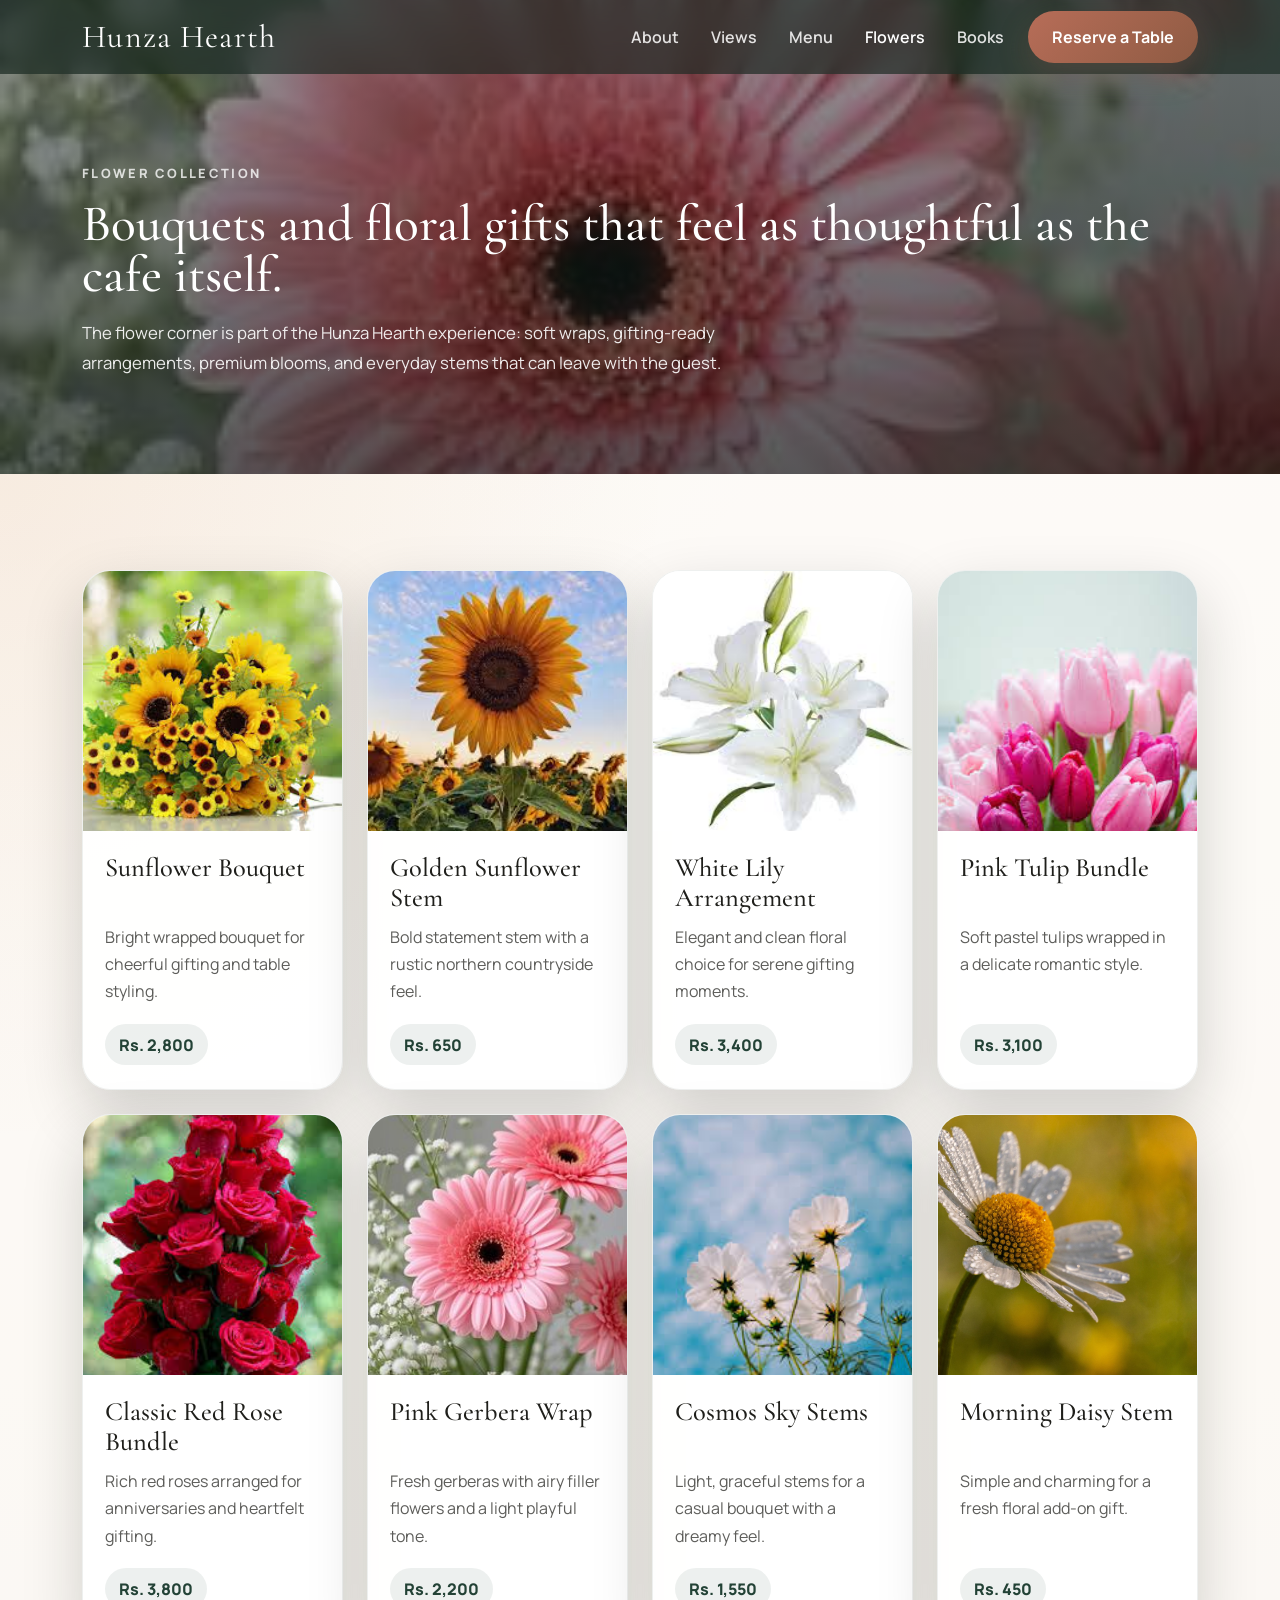
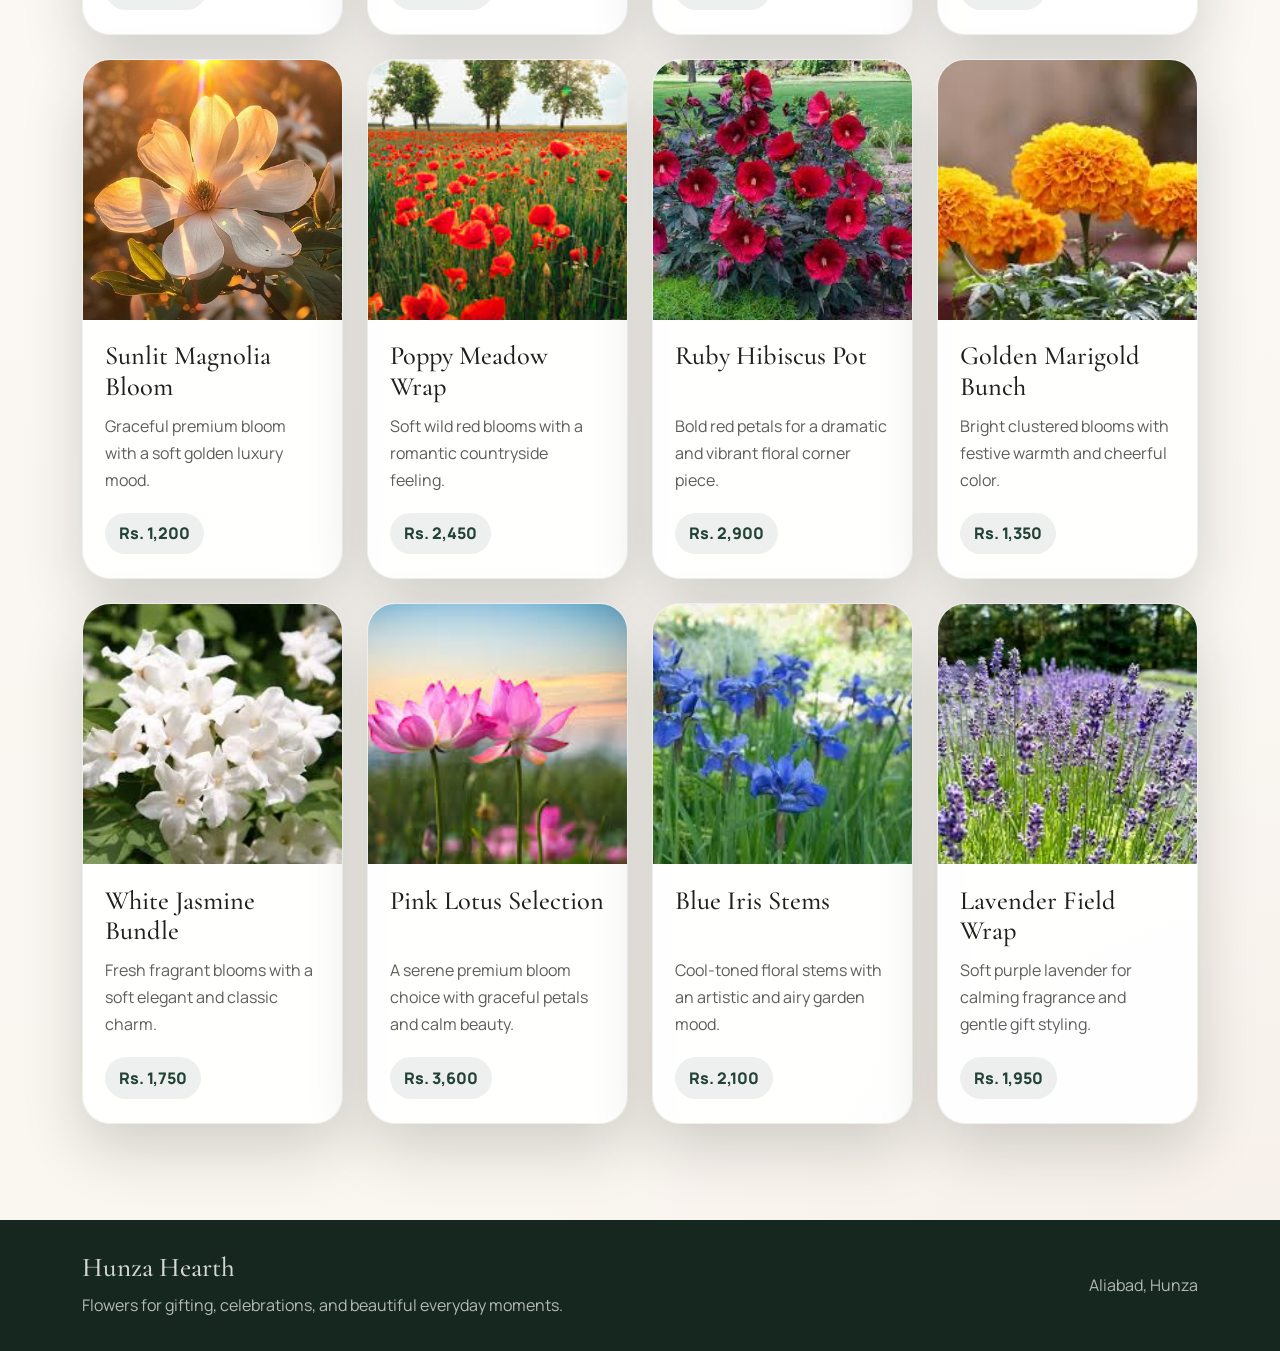
<file: flowers.html>
<!DOCTYPE html>
<html lang="en">
<head>
  <meta charset="UTF-8">
  <meta name="viewport" content="width=device-width, initial-scale=1.0">
  <title>Flowers | Hunza Hearth</title>
  <link rel="preconnect" href="https://fonts.googleapis.com">
  <link rel="preconnect" href="https://fonts.gstatic.com" crossorigin>
  <link href="https://fonts.googleapis.com/css2?family=Cormorant+Garamond:wght@500;600;700&family=Manrope:wght@400;500;600;700;800&display=swap" rel="stylesheet">
  <link href="https://cdn.jsdelivr.net/npm/bootstrap@5.3.3/dist/css/bootstrap.min.css" rel="stylesheet" integrity="sha384-QWTKZyjpPEjISv5WaRU9OFeRpok6YctnYmDr5pNlyT2bRjXh0JMhjY6hW+ALEwIH" crossorigin="anonymous">
  <link rel="stylesheet" href="style.css">
</head>
<body>
  <nav class="navbar navbar-expand-lg navbar-dark fixed-top">
    <div class="container">
      <a class="navbar-brand" href="index.html">Hunza Hearth</a>
      <button class="navbar-toggler" type="button" data-bs-toggle="collapse" data-bs-target="#mainNav" aria-controls="mainNav" aria-expanded="false" aria-label="Toggle navigation">
        <span class="navbar-toggler-icon"></span>
      </button>
      <div class="collapse navbar-collapse" id="mainNav">
        <ul class="navbar-nav ms-auto align-items-lg-center gap-lg-3">
          <li class="nav-item"><a class="nav-link" href="about.html">About</a></li>
          <li class="nav-item"><a class="nav-link" href="views.html">Views</a></li>
          <li class="nav-item"><a class="nav-link" href="menu.html">Menu</a></li>
          <li class="nav-item"><a class="nav-link active" href="flowers.html">Flowers</a></li>
          <li class="nav-item"><a class="nav-link" href="books.html">Books</a></li>
          <li class="nav-item mt-3 mt-lg-0"><a class="btn btn-warm" href="visit.html#reserve">Reserve a Table</a></li>
        </ul>
      </div>
    </div>
  </nav>

  <header class="page-hero flowers-page-hero">
    <div class="container">
      <span class="eyebrow">Flower Collection</span>
      <h1 class="section-title text-white">Bouquets and floral gifts that feel as thoughtful as the cafe itself.</h1>
      <p class="page-lead">The flower corner is part of the Hunza Hearth experience: soft wraps, gifting-ready arrangements, premium blooms, and everyday stems that can leave with the guest.</p>
    </div>
  </header>

  <main>
    <section class="section-space section-soft flower-section">
      <div class="container">
        <div class="row g-4">
          <div class="col-sm-6 col-lg-4 col-xl-3">
            <article class="flower-card">
              <img src="assets/flower-sunflower-bouquet.jpg" alt="Sunflower bouquet">
              <div class="flower-card-body">
                <h3>Sunflower Bouquet</h3>
                <p>Bright wrapped bouquet for cheerful gifting and table styling.</p>
                <span>Rs. 2,800</span>
              </div>
            </article>
          </div>
          <div class="col-sm-6 col-lg-4 col-xl-3">
            <article class="flower-card">
              <img src="assets/flower-sunflower-field.jpg" alt="Golden sunflower stem">
              <div class="flower-card-body">
                <h3>Golden Sunflower Stem</h3>
                <p>Bold statement stem with a rustic northern countryside feel.</p>
                <span>Rs. 650</span>
              </div>
            </article>
          </div>
          <div class="col-sm-6 col-lg-4 col-xl-3">
            <article class="flower-card">
              <img src="assets/flower-white-lily.jpg" alt="White lily arrangement">
              <div class="flower-card-body">
                <h3>White Lily Arrangement</h3>
                <p>Elegant and clean floral choice for serene gifting moments.</p>
                <span>Rs. 3,400</span>
              </div>
            </article>
          </div>
          <div class="col-sm-6 col-lg-4 col-xl-3">
            <article class="flower-card">
              <img src="assets/flower-pink-tulips.jpg" alt="Pink tulip bundle">
              <div class="flower-card-body">
                <h3>Pink Tulip Bundle</h3>
                <p>Soft pastel tulips wrapped in a delicate romantic style.</p>
                <span>Rs. 3,100</span>
              </div>
            </article>
          </div>
          <div class="col-sm-6 col-lg-4 col-xl-3">
            <article class="flower-card">
              <img src="assets/flower-red-roses.jpg" alt="Red rose bundle">
              <div class="flower-card-body">
                <h3>Classic Red Rose Bundle</h3>
                <p>Rich red roses arranged for anniversaries and heartfelt gifting.</p>
                <span>Rs. 3,800</span>
              </div>
            </article>
          </div>
          <div class="col-sm-6 col-lg-4 col-xl-3">
            <article class="flower-card">
              <img src="assets/flower-pink-gerbera.jpg" alt="Pink gerbera wrap">
              <div class="flower-card-body">
                <h3>Pink Gerbera Wrap</h3>
                <p>Fresh gerberas with airy filler flowers and a light playful tone.</p>
                <span>Rs. 2,200</span>
              </div>
            </article>
          </div>
          <div class="col-sm-6 col-lg-4 col-xl-3">
            <article class="flower-card">
              <img src="assets/flower-cosmos.jpg" alt="Cosmos sky stems">
              <div class="flower-card-body">
                <h3>Cosmos Sky Stems</h3>
                <p>Light, graceful stems for a casual bouquet with a dreamy feel.</p>
                <span>Rs. 1,550</span>
              </div>
            </article>
          </div>
          <div class="col-sm-6 col-lg-4 col-xl-3">
            <article class="flower-card">
              <img src="assets/flower-daisy.jpg" alt="Morning daisy stem">
              <div class="flower-card-body">
                <h3>Morning Daisy Stem</h3>
                <p>Simple and charming for a fresh floral add-on gift.</p>
                <span>Rs. 450</span>
              </div>
            </article>
          </div>
          <div class="col-sm-6 col-lg-4 col-xl-3">
            <article class="flower-card">
              <img src="assets/flower-sunlit-bloom.webp" alt="Sunlit magnolia bloom">
              <div class="flower-card-body">
                <h3>Sunlit Magnolia Bloom</h3>
                <p>Graceful premium bloom with a soft golden luxury mood.</p>
                <span>Rs. 1,200</span>
              </div>
            </article>
          </div>
          <div class="col-sm-6 col-lg-4 col-xl-3">
            <article class="flower-card">
              <img src="assets/flower-poppy-field.jpg" alt="Poppy meadow wrap">
              <div class="flower-card-body">
                <h3>Poppy Meadow Wrap</h3>
                <p>Soft wild red blooms with a romantic countryside feeling.</p>
                <span>Rs. 2,450</span>
              </div>
            </article>
          </div>
          <div class="col-sm-6 col-lg-4 col-xl-3">
            <article class="flower-card">
              <img src="assets/flower-red-hibiscus.jpg" alt="Ruby hibiscus pot">
              <div class="flower-card-body">
                <h3>Ruby Hibiscus Pot</h3>
                <p>Bold red petals for a dramatic and vibrant floral corner piece.</p>
                <span>Rs. 2,900</span>
              </div>
            </article>
          </div>
          <div class="col-sm-6 col-lg-4 col-xl-3">
            <article class="flower-card">
              <img src="assets/flower-marigold.jpg" alt="Golden marigold bunch">
              <div class="flower-card-body">
                <h3>Golden Marigold Bunch</h3>
                <p>Bright clustered blooms with festive warmth and cheerful color.</p>
                <span>Rs. 1,350</span>
              </div>
            </article>
          </div>
          <div class="col-sm-6 col-lg-4 col-xl-3">
            <article class="flower-card">
              <img src="assets/flower-white-jasmine.jpg" alt="White jasmine bundle">
              <div class="flower-card-body">
                <h3>White Jasmine Bundle</h3>
                <p>Fresh fragrant blooms with a soft elegant and classic charm.</p>
                <span>Rs. 1,750</span>
              </div>
            </article>
          </div>
          <div class="col-sm-6 col-lg-4 col-xl-3">
            <article class="flower-card">
              <img src="assets/flower-pink-lotus.jpg" alt="Pink lotus selection">
              <div class="flower-card-body">
                <h3>Pink Lotus Selection</h3>
                <p>A serene premium bloom choice with graceful petals and calm beauty.</p>
                <span>Rs. 3,600</span>
              </div>
            </article>
          </div>
          <div class="col-sm-6 col-lg-4 col-xl-3">
            <article class="flower-card">
              <img src="assets/flower-blue-iris.jpg" alt="Blue iris stems">
              <div class="flower-card-body">
                <h3>Blue Iris Stems</h3>
                <p>Cool-toned floral stems with an artistic and airy garden mood.</p>
                <span>Rs. 2,100</span>
              </div>
            </article>
          </div>
          <div class="col-sm-6 col-lg-4 col-xl-3">
            <article class="flower-card">
              <img src="assets/flower-lavender.jpg" alt="Lavender field wrap">
              <div class="flower-card-body">
                <h3>Lavender Field Wrap</h3>
                <p>Soft purple lavender for calming fragrance and gentle gift styling.</p>
                <span>Rs. 1,950</span>
              </div>
            </article>
          </div>
        </div>
      </div>
    </section>
  </main>

  <footer class="site-footer">
    <div class="container d-flex flex-column flex-lg-row justify-content-between align-items-center gap-3">
      <div>
        <h3>Hunza Hearth</h3>
        <p>Flowers for gifting, celebrations, and beautiful everyday moments.</p>
      </div>
      <p class="mb-0">Aliabad, Hunza</p>
    </div>
  </footer>

  <script src="https://cdn.jsdelivr.net/npm/bootstrap@5.3.3/dist/js/bootstrap.bundle.min.js" integrity="sha384-YvpcrYf0tY3lHB60NNkmXc5s9fDVZLESaAA55NDzOxhy9GkcIdslK1eN7N6jIeHz" crossorigin="anonymous"></script>
  <script src="script.js"></script>
</body>
</html>
</file>
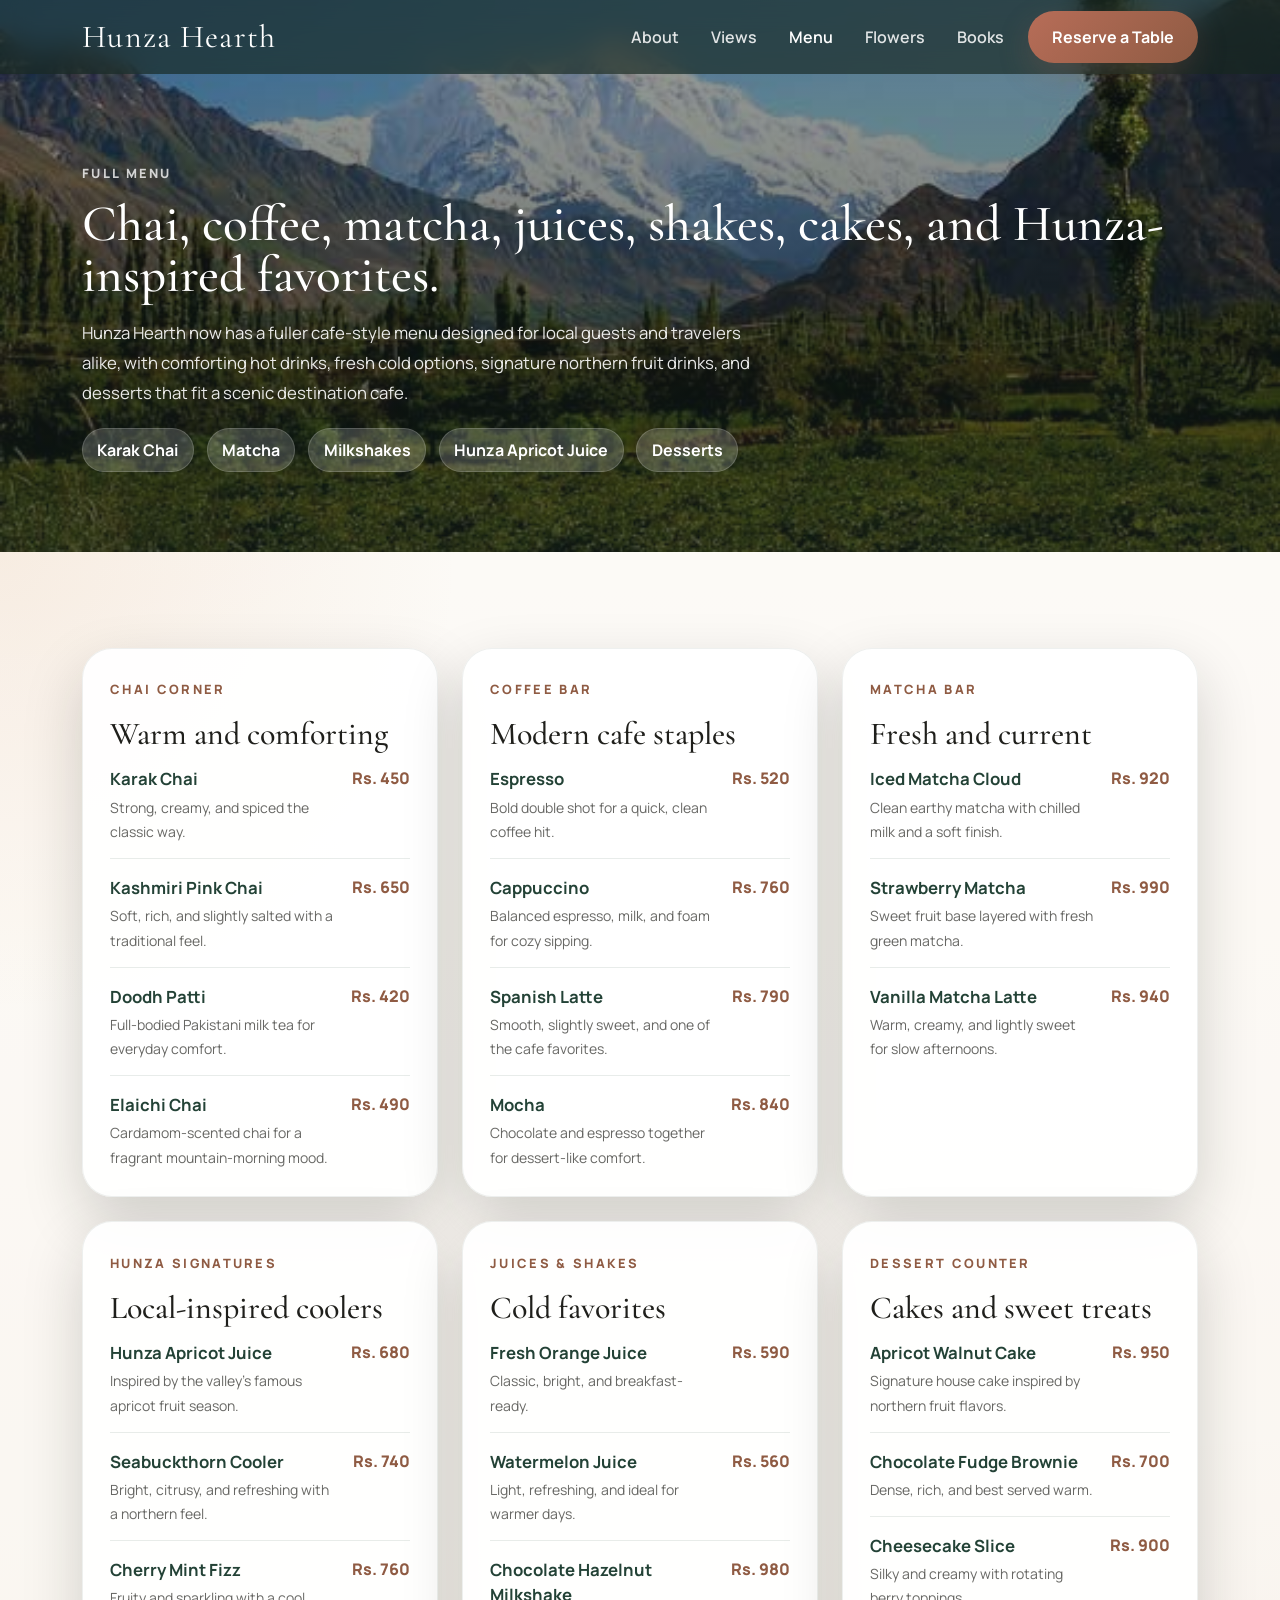
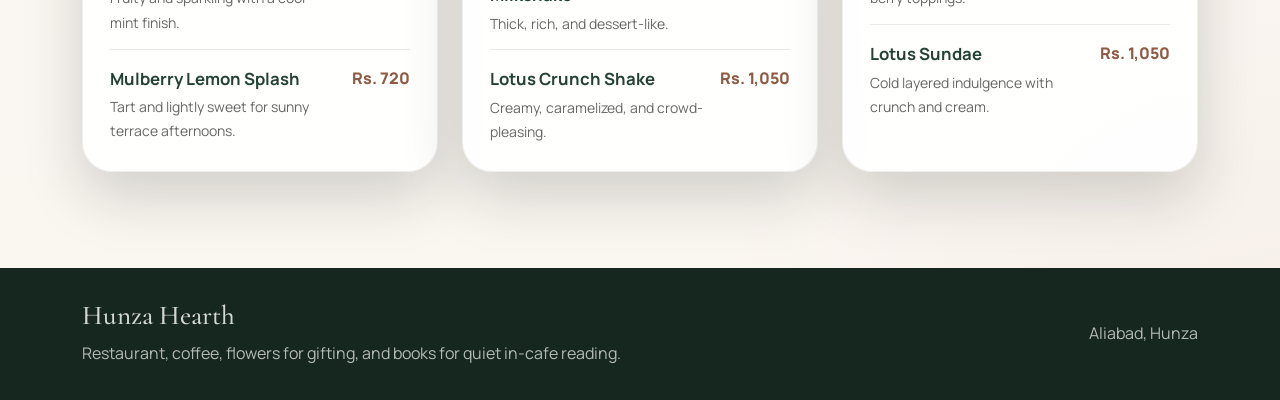
<file: menu.html>
<!DOCTYPE html>
<html lang="en">
<head>
  <meta charset="UTF-8">
  <meta name="viewport" content="width=device-width, initial-scale=1.0">
  <title>Menu | Hunza Hearth</title>
  <link rel="preconnect" href="https://fonts.googleapis.com">
  <link rel="preconnect" href="https://fonts.gstatic.com" crossorigin>
  <link href="https://fonts.googleapis.com/css2?family=Cormorant+Garamond:wght@500;600;700&family=Manrope:wght@400;500;600;700;800&display=swap" rel="stylesheet">
  <link href="https://cdn.jsdelivr.net/npm/bootstrap@5.3.3/dist/css/bootstrap.min.css" rel="stylesheet" integrity="sha384-QWTKZyjpPEjISv5WaRU9OFeRpok6YctnYmDr5pNlyT2bRjXh0JMhjY6hW+ALEwIH" crossorigin="anonymous">
  <link rel="stylesheet" href="style.css">
</head>
<body>
  <nav class="navbar navbar-expand-lg navbar-dark fixed-top">
    <div class="container">
      <a class="navbar-brand" href="index.html">Hunza Hearth</a>
      <button class="navbar-toggler" type="button" data-bs-toggle="collapse" data-bs-target="#mainNav" aria-controls="mainNav" aria-expanded="false" aria-label="Toggle navigation">
        <span class="navbar-toggler-icon"></span>
      </button>
      <div class="collapse navbar-collapse" id="mainNav">
        <ul class="navbar-nav ms-auto align-items-lg-center gap-lg-3">
          <li class="nav-item"><a class="nav-link" href="about.html">About</a></li>
          <li class="nav-item"><a class="nav-link" href="views.html">Views</a></li>
          <li class="nav-item"><a class="nav-link active" href="menu.html">Menu</a></li>
          <li class="nav-item"><a class="nav-link" href="flowers.html">Flowers</a></li>
          <li class="nav-item"><a class="nav-link" href="books.html">Books</a></li>
          <li class="nav-item mt-3 mt-lg-0"><a class="btn btn-warm" href="visit.html#reserve">Reserve a Table</a></li>
        </ul>
      </div>
    </div>
  </nav>

  <header class="page-hero menu-page-hero">
    <div class="container">
      <span class="eyebrow">Full Menu</span>
      <h1 class="section-title text-white">Chai, coffee, matcha, juices, shakes, cakes, and Hunza-inspired favorites.</h1>
      <p class="page-lead">Hunza Hearth now has a fuller cafe-style menu designed for local guests and travelers alike, with comforting hot drinks, fresh cold options, signature northern fruit drinks, and desserts that fit a scenic destination cafe.</p>
      <div class="quick-pill-row">
        <span>Karak Chai</span>
        <span>Matcha</span>
        <span>Milkshakes</span>
        <span>Hunza Apricot Juice</span>
        <span>Desserts</span>
      </div>
    </div>
  </header>

  <main>
    <section class="section-space section-soft">
      <div class="container">
        <div class="row g-4">
          <div class="col-lg-6 col-xl-4">
            <article class="menu-grid-card">
              <span class="section-tag">Chai Corner</span>
              <h3>Warm and comforting</h3>
              <div class="menu-list">
                <div class="menu-list-item">
                  <div><strong>Karak Chai</strong><small>Strong, creamy, and spiced the classic way.</small></div>
                  <span>Rs. 450</span>
                </div>
                <div class="menu-list-item">
                  <div><strong>Kashmiri Pink Chai</strong><small>Soft, rich, and slightly salted with a traditional feel.</small></div>
                  <span>Rs. 650</span>
                </div>
                <div class="menu-list-item">
                  <div><strong>Doodh Patti</strong><small>Full-bodied Pakistani milk tea for everyday comfort.</small></div>
                  <span>Rs. 420</span>
                </div>
                <div class="menu-list-item">
                  <div><strong>Elaichi Chai</strong><small>Cardamom-scented chai for a fragrant mountain-morning mood.</small></div>
                  <span>Rs. 490</span>
                </div>
              </div>
            </article>
          </div>
          <div class="col-lg-6 col-xl-4">
            <article class="menu-grid-card">
              <span class="section-tag">Coffee Bar</span>
              <h3>Modern cafe staples</h3>
              <div class="menu-list">
                <div class="menu-list-item">
                  <div><strong>Espresso</strong><small>Bold double shot for a quick, clean coffee hit.</small></div>
                  <span>Rs. 520</span>
                </div>
                <div class="menu-list-item">
                  <div><strong>Cappuccino</strong><small>Balanced espresso, milk, and foam for cozy sipping.</small></div>
                  <span>Rs. 760</span>
                </div>
                <div class="menu-list-item">
                  <div><strong>Spanish Latte</strong><small>Smooth, slightly sweet, and one of the cafe favorites.</small></div>
                  <span>Rs. 790</span>
                </div>
                <div class="menu-list-item">
                  <div><strong>Mocha</strong><small>Chocolate and espresso together for dessert-like comfort.</small></div>
                  <span>Rs. 840</span>
                </div>
              </div>
            </article>
          </div>
          <div class="col-lg-6 col-xl-4">
            <article class="menu-grid-card">
              <span class="section-tag">Matcha Bar</span>
              <h3>Fresh and current</h3>
              <div class="menu-list">
                <div class="menu-list-item">
                  <div><strong>Iced Matcha Cloud</strong><small>Clean earthy matcha with chilled milk and a soft finish.</small></div>
                  <span>Rs. 920</span>
                </div>
                <div class="menu-list-item">
                  <div><strong>Strawberry Matcha</strong><small>Sweet fruit base layered with fresh green matcha.</small></div>
                  <span>Rs. 990</span>
                </div>
                <div class="menu-list-item">
                  <div><strong>Vanilla Matcha Latte</strong><small>Warm, creamy, and lightly sweet for slow afternoons.</small></div>
                  <span>Rs. 940</span>
                </div>
              </div>
            </article>
          </div>
          <div class="col-lg-6 col-xl-4">
            <article class="menu-grid-card">
              <span class="section-tag">Hunza Signatures</span>
              <h3>Local-inspired coolers</h3>
              <div class="menu-list">
                <div class="menu-list-item">
                  <div><strong>Hunza Apricot Juice</strong><small>Inspired by the valley's famous apricot fruit season.</small></div>
                  <span>Rs. 680</span>
                </div>
                <div class="menu-list-item">
                  <div><strong>Seabuckthorn Cooler</strong><small>Bright, citrusy, and refreshing with a northern feel.</small></div>
                  <span>Rs. 740</span>
                </div>
                <div class="menu-list-item">
                  <div><strong>Cherry Mint Fizz</strong><small>Fruity and sparkling with a cool mint finish.</small></div>
                  <span>Rs. 760</span>
                </div>
                <div class="menu-list-item">
                  <div><strong>Mulberry Lemon Splash</strong><small>Tart and lightly sweet for sunny terrace afternoons.</small></div>
                  <span>Rs. 720</span>
                </div>
              </div>
            </article>
          </div>
          <div class="col-lg-6 col-xl-4">
            <article class="menu-grid-card">
              <span class="section-tag">Juices & Shakes</span>
              <h3>Cold favorites</h3>
              <div class="menu-list">
                <div class="menu-list-item">
                  <div><strong>Fresh Orange Juice</strong><small>Classic, bright, and breakfast-ready.</small></div>
                  <span>Rs. 590</span>
                </div>
                <div class="menu-list-item">
                  <div><strong>Watermelon Juice</strong><small>Light, refreshing, and ideal for warmer days.</small></div>
                  <span>Rs. 560</span>
                </div>
                <div class="menu-list-item">
                  <div><strong>Chocolate Hazelnut Milkshake</strong><small>Thick, rich, and dessert-like.</small></div>
                  <span>Rs. 980</span>
                </div>
                <div class="menu-list-item">
                  <div><strong>Lotus Crunch Shake</strong><small>Creamy, caramelized, and crowd-pleasing.</small></div>
                  <span>Rs. 1,050</span>
                </div>
              </div>
            </article>
          </div>
          <div class="col-lg-6 col-xl-4">
            <article class="menu-grid-card">
              <span class="section-tag">Dessert Counter</span>
              <h3>Cakes and sweet treats</h3>
              <div class="menu-list">
                <div class="menu-list-item">
                  <div><strong>Apricot Walnut Cake</strong><small>Signature house cake inspired by northern fruit flavors.</small></div>
                  <span>Rs. 950</span>
                </div>
                <div class="menu-list-item">
                  <div><strong>Chocolate Fudge Brownie</strong><small>Dense, rich, and best served warm.</small></div>
                  <span>Rs. 700</span>
                </div>
                <div class="menu-list-item">
                  <div><strong>Cheesecake Slice</strong><small>Silky and creamy with rotating berry toppings.</small></div>
                  <span>Rs. 900</span>
                </div>
                <div class="menu-list-item">
                  <div><strong>Lotus Sundae</strong><small>Cold layered indulgence with crunch and cream.</small></div>
                  <span>Rs. 1,050</span>
                </div>
              </div>
            </article>
          </div>
        </div>
      </div>
    </section>
  </main>

  <footer class="site-footer">
    <div class="container d-flex flex-column flex-lg-row justify-content-between align-items-center gap-3">
      <div>
        <h3>Hunza Hearth</h3>
        <p>Restaurant, coffee, flowers for gifting, and books for quiet in-cafe reading.</p>
      </div>
      <p class="mb-0">Aliabad, Hunza</p>
    </div>
  </footer>

  <script src="https://cdn.jsdelivr.net/npm/bootstrap@5.3.3/dist/js/bootstrap.bundle.min.js" integrity="sha384-YvpcrYf0tY3lHB60NNkmXc5s9fDVZLESaAA55NDzOxhy9GkcIdslK1eN7N6jIeHz" crossorigin="anonymous"></script>
  <script src="script.js"></script>
</body>
</html>
</file>
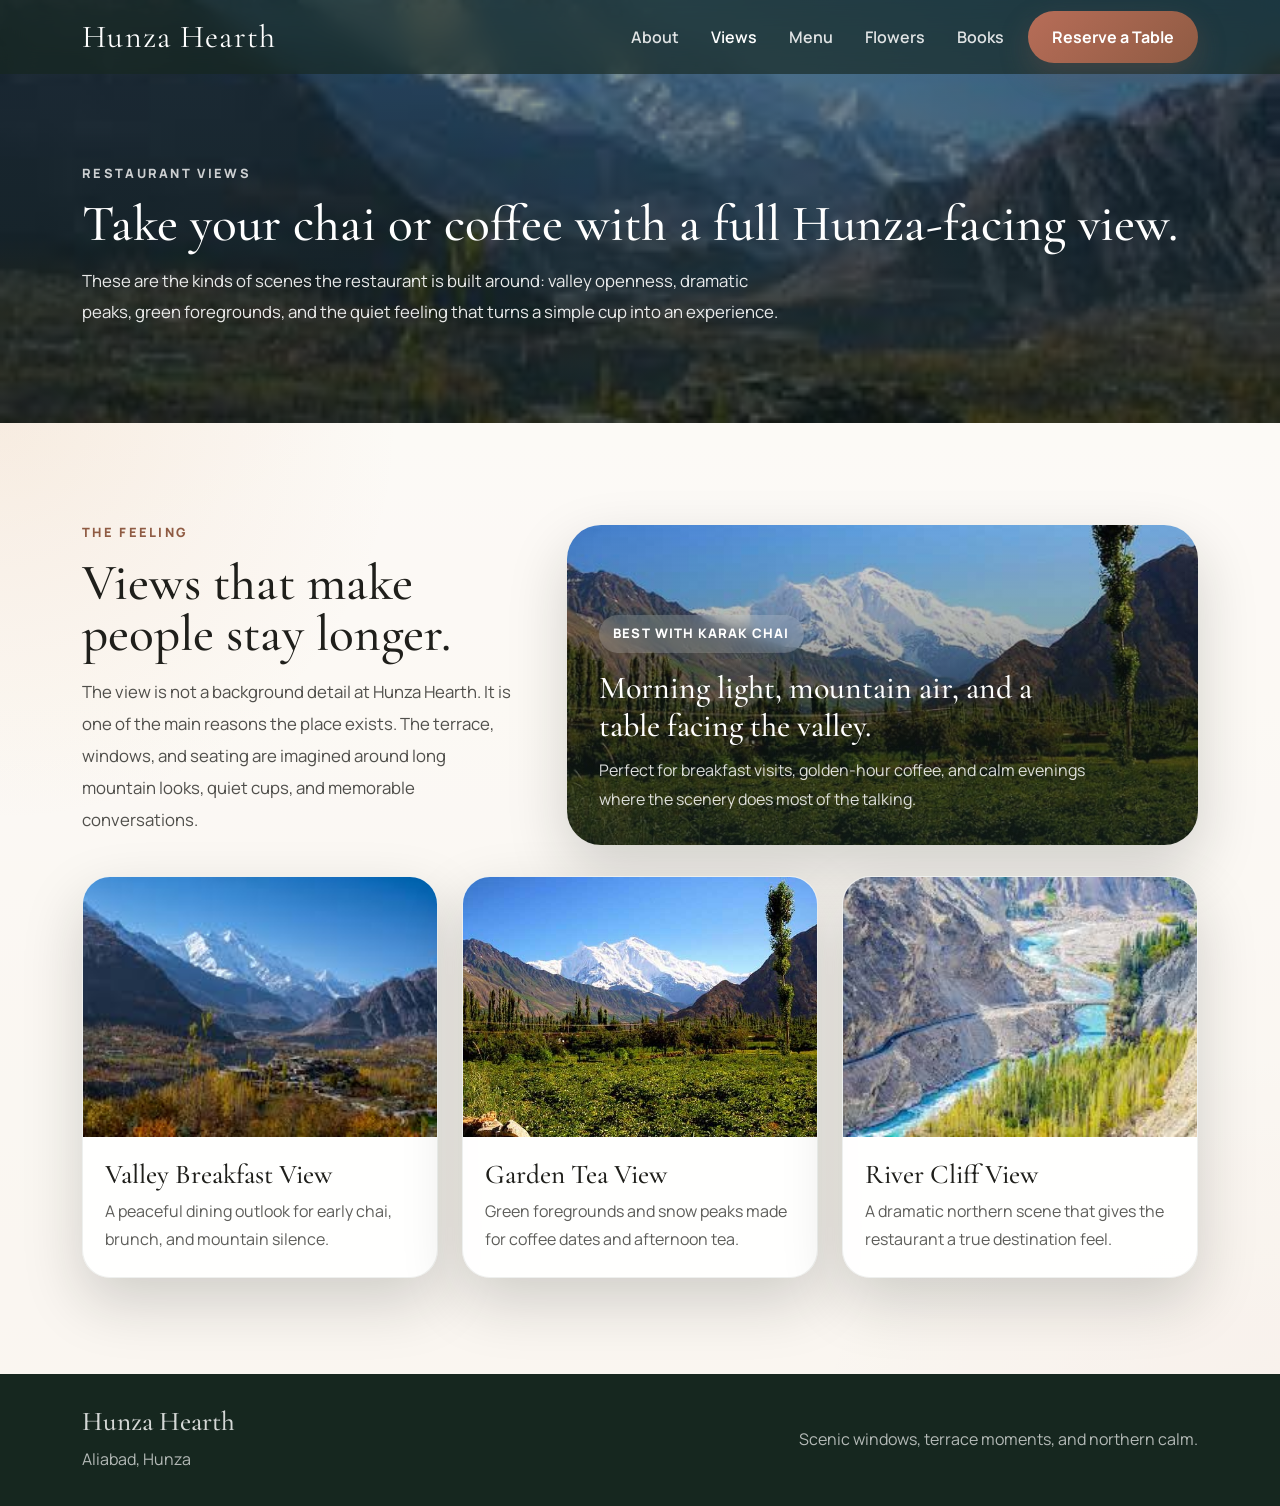
<file: views.html>
<!DOCTYPE html>
<html lang="en">
<head>
  <meta charset="UTF-8">
  <meta name="viewport" content="width=device-width, initial-scale=1.0">
  <title>Views | Hunza Hearth</title>
  <link rel="preconnect" href="https://fonts.googleapis.com">
  <link rel="preconnect" href="https://fonts.gstatic.com" crossorigin>
  <link href="https://fonts.googleapis.com/css2?family=Cormorant+Garamond:wght@500;600;700&family=Manrope:wght@400;500;600;700;800&display=swap" rel="stylesheet">
  <link href="https://cdn.jsdelivr.net/npm/bootstrap@5.3.3/dist/css/bootstrap.min.css" rel="stylesheet" integrity="sha384-QWTKZyjpPEjISv5WaRU9OFeRpok6YctnYmDr5pNlyT2bRjXh0JMhjY6hW+ALEwIH" crossorigin="anonymous">
  <link rel="stylesheet" href="style.css">
</head>
<body>
  <nav class="navbar navbar-expand-lg navbar-dark fixed-top">
    <div class="container">
      <a class="navbar-brand" href="index.html">Hunza Hearth</a>
      <button class="navbar-toggler" type="button" data-bs-toggle="collapse" data-bs-target="#mainNav" aria-controls="mainNav" aria-expanded="false" aria-label="Toggle navigation">
        <span class="navbar-toggler-icon"></span>
      </button>
      <div class="collapse navbar-collapse" id="mainNav">
        <ul class="navbar-nav ms-auto align-items-lg-center gap-lg-3">
          <li class="nav-item"><a class="nav-link" href="about.html">About</a></li>
          <li class="nav-item"><a class="nav-link active" href="views.html">Views</a></li>
          <li class="nav-item"><a class="nav-link" href="menu.html">Menu</a></li>
          <li class="nav-item"><a class="nav-link" href="flowers.html">Flowers</a></li>
          <li class="nav-item"><a class="nav-link" href="books.html">Books</a></li>
          <li class="nav-item mt-3 mt-lg-0"><a class="btn btn-warm" href="visit.html#reserve">Reserve a Table</a></li>
        </ul>
      </div>
    </div>
  </nav>

  <header class="page-hero views-page-hero">
    <div class="container">
      <span class="eyebrow">Restaurant Views</span>
      <h1 class="section-title text-white">Take your chai or coffee with a full Hunza-facing view.</h1>
      <p class="page-lead">These are the kinds of scenes the restaurant is built around: valley openness, dramatic peaks, green foregrounds, and the quiet feeling that turns a simple cup into an experience.</p>
    </div>
  </header>

  <main>
    <section class="section-space section-soft">
      <div class="container">
        <div class="row g-5 align-items-center mb-4">
          <div class="col-lg-5">
            <span class="section-tag">The Feeling</span>
            <h2 class="section-title">Views that make people stay longer.</h2>
            <p class="section-text">The view is not a background detail at Hunza Hearth. It is one of the main reasons the place exists. The terrace, windows, and seating are imagined around long mountain looks, quiet cups, and memorable conversations.</p>
          </div>
          <div class="col-lg-7">
            <div class="view-highlight">
              <div class="view-copy">
                <span class="view-pill">Best With Karak Chai</span>
                <h3>Morning light, mountain air, and a table facing the valley.</h3>
                <p>Perfect for breakfast visits, golden-hour coffee, and calm evenings where the scenery does most of the talking.</p>
              </div>
            </div>
          </div>
        </div>
        <div class="row g-4">
          <div class="col-md-4">
            <article class="view-card">
              <img src="assets/restaurant-view-1.jpg" alt="Restaurant valley mountain view">
              <div class="view-card-body">
                <h3>Valley Breakfast View</h3>
                <p>A peaceful dining outlook for early chai, brunch, and mountain silence.</p>
              </div>
            </article>
          </div>
          <div class="col-md-4">
            <article class="view-card">
              <img src="assets/restaurant-view-2.jpg" alt="Hunza field and mountain view">
              <div class="view-card-body">
                <h3>Garden Tea View</h3>
                <p>Green foregrounds and snow peaks made for coffee dates and afternoon tea.</p>
              </div>
            </article>
          </div>
          <div class="col-md-4">
            <article class="view-card">
              <img src="assets/restaurant-view-3.jpg" alt="River and mountain view">
              <div class="view-card-body">
                <h3>River Cliff View</h3>
                <p>A dramatic northern scene that gives the restaurant a true destination feel.</p>
              </div>
            </article>
          </div>
        </div>
      </div>
    </section>
  </main>

  <footer class="site-footer">
    <div class="container d-flex flex-column flex-lg-row justify-content-between align-items-center gap-3">
      <div>
        <h3>Hunza Hearth</h3>
        <p>Aliabad, Hunza</p>
      </div>
      <p class="mb-0">Scenic windows, terrace moments, and northern calm.</p>
    </div>
  </footer>

  <script src="https://cdn.jsdelivr.net/npm/bootstrap@5.3.3/dist/js/bootstrap.bundle.min.js" integrity="sha384-YvpcrYf0tY3lHB60NNkmXc5s9fDVZLESaAA55NDzOxhy9GkcIdslK1eN7N6jIeHz" crossorigin="anonymous"></script>
  <script src="script.js"></script>
</body>
</html>
</file>
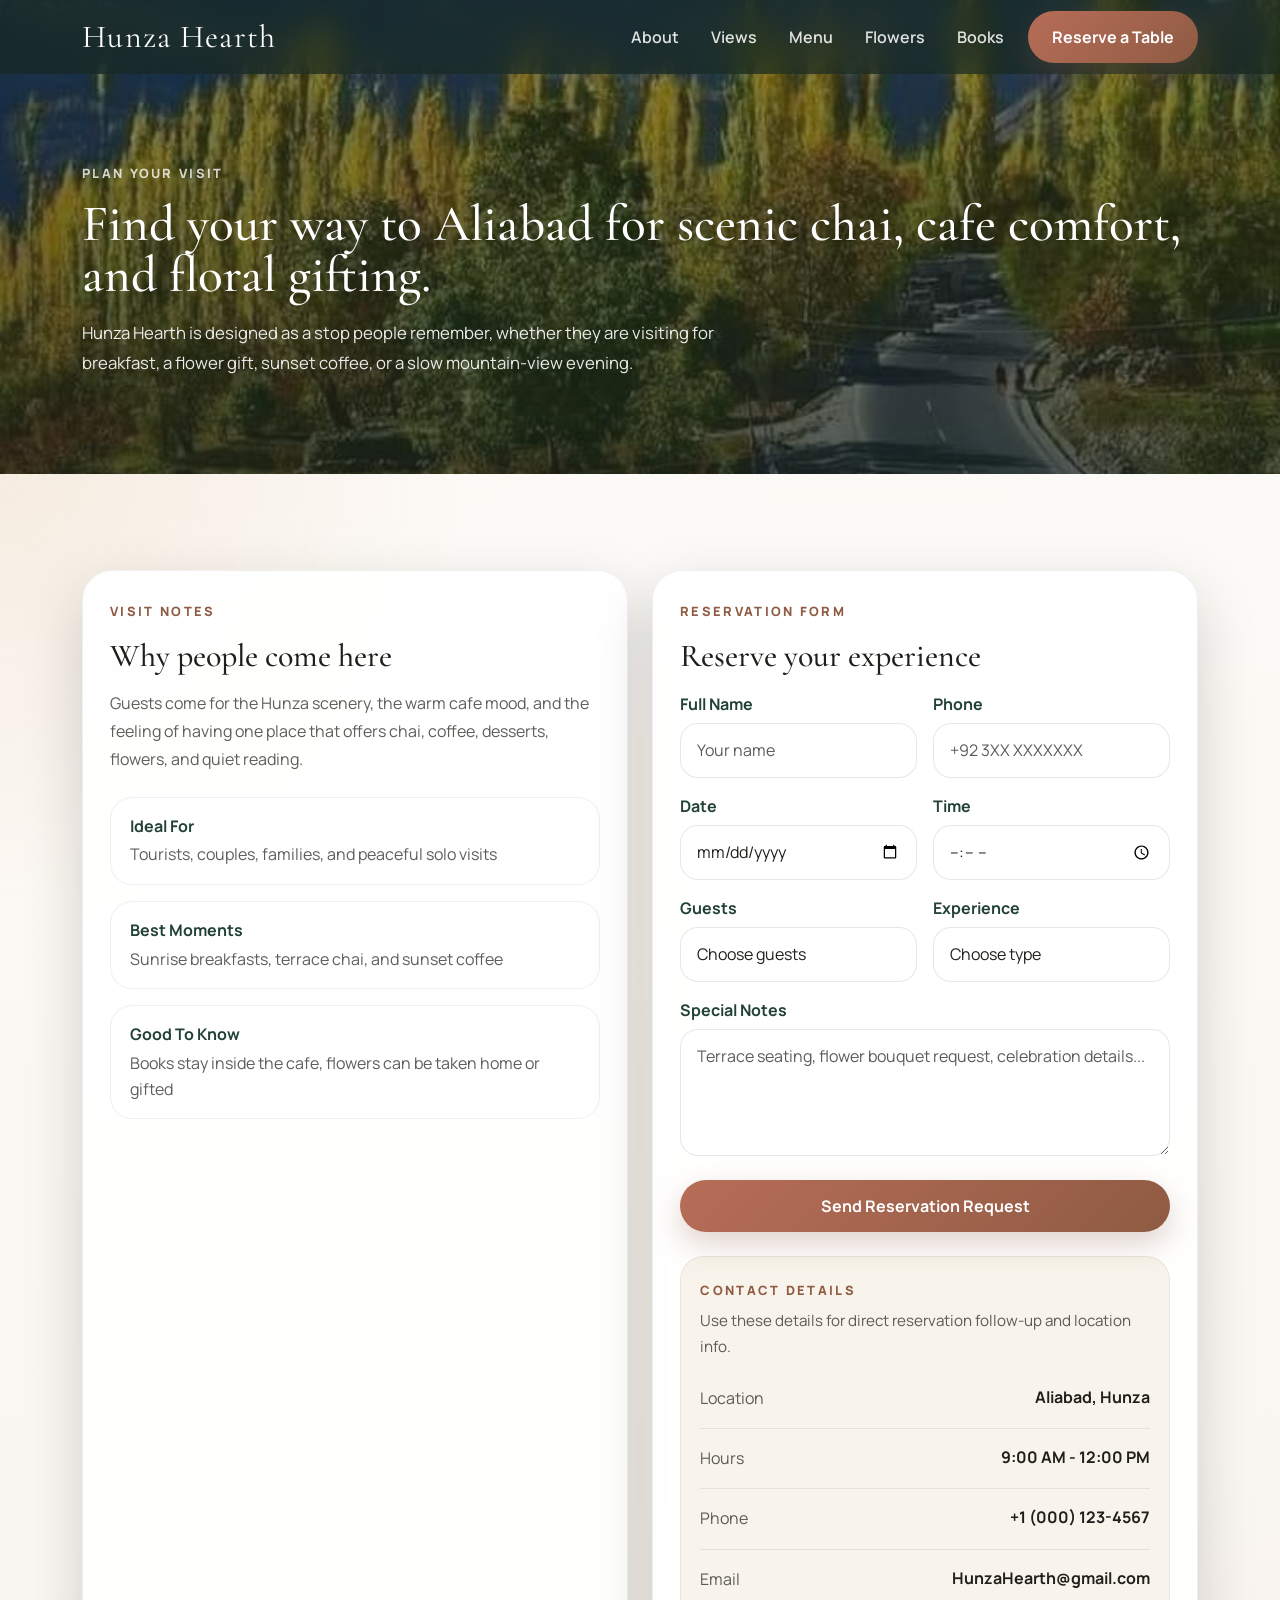
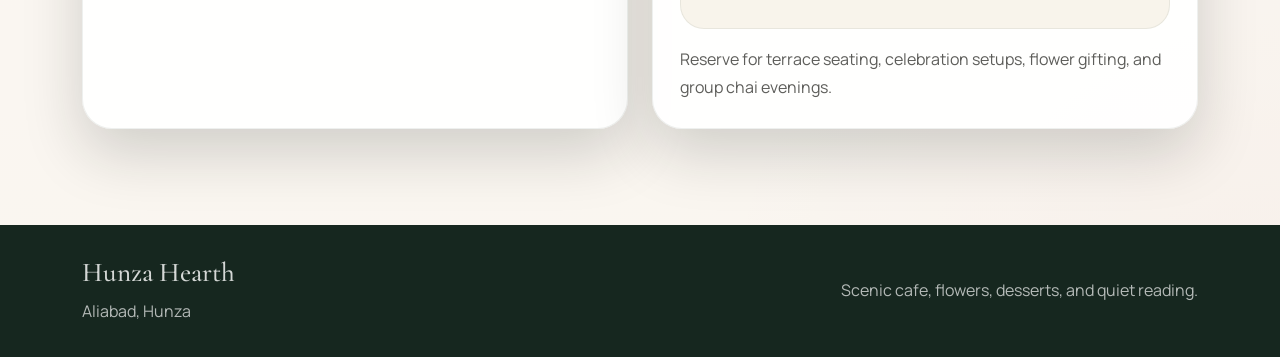
<file: visit.html>
<!DOCTYPE html>
<html lang="en">
<head>
  <meta charset="UTF-8">
  <meta name="viewport" content="width=device-width, initial-scale=1.0">
  <title>Visit | Hunza Hearth</title>
  <link rel="preconnect" href="https://fonts.googleapis.com">
  <link rel="preconnect" href="https://fonts.gstatic.com" crossorigin>
  <link href="https://fonts.googleapis.com/css2?family=Cormorant+Garamond:wght@500;600;700&family=Manrope:wght@400;500;600;700;800&display=swap" rel="stylesheet">
  <link href="https://cdn.jsdelivr.net/npm/bootstrap@5.3.3/dist/css/bootstrap.min.css" rel="stylesheet" integrity="sha384-QWTKZyjpPEjISv5WaRU9OFeRpok6YctnYmDr5pNlyT2bRjXh0JMhjY6hW+ALEwIH" crossorigin="anonymous">
  <link rel="stylesheet" href="style.css">
</head>
<body>
  <nav class="navbar navbar-expand-lg navbar-dark fixed-top">
    <div class="container">
      <a class="navbar-brand" href="index.html">Hunza Hearth</a>
      <button class="navbar-toggler" type="button" data-bs-toggle="collapse" data-bs-target="#mainNav" aria-controls="mainNav" aria-expanded="false" aria-label="Toggle navigation">
        <span class="navbar-toggler-icon"></span>
      </button>
      <div class="collapse navbar-collapse" id="mainNav">
        <ul class="navbar-nav ms-auto align-items-lg-center gap-lg-3">
          <li class="nav-item"><a class="nav-link" href="about.html">About</a></li>
          <li class="nav-item"><a class="nav-link" href="views.html">Views</a></li>
          <li class="nav-item"><a class="nav-link" href="menu.html">Menu</a></li>
          <li class="nav-item"><a class="nav-link" href="flowers.html">Flowers</a></li>
          <li class="nav-item"><a class="nav-link" href="books.html">Books</a></li>
          <li class="nav-item mt-3 mt-lg-0"><a class="btn btn-warm" href="#reserve">Reserve a Table</a></li>
        </ul>
      </div>
    </div>
  </nav>

  <header class="page-hero visit-page-hero">
    <div class="container">
      <span class="eyebrow">Plan Your Visit</span>
      <h1 class="section-title text-white">Find your way to Aliabad for scenic chai, cafe comfort, and floral gifting.</h1>
      <p class="page-lead">Hunza Hearth is designed as a stop people remember, whether they are visiting for breakfast, a flower gift, sunset coffee, or a slow mountain-view evening.</p>
    </div>
  </header>

  <main>
    <section id="reserve" class="section-space section-soft">
      <div class="container">
        <div class="row g-4">
          <div class="col-lg-6">
            <article class="info-card">
              <span class="section-tag">Visit Notes</span>
              <h3>Why people come here</h3>
              <p>Guests come for the Hunza scenery, the warm cafe mood, and the feeling of having one place that offers chai, coffee, desserts, flowers, and quiet reading.</p>
              <div class="visit-highlights">
                <div class="visit-highlight-item">
                  <strong>Ideal For</strong>
                  <span>Tourists, couples, families, and peaceful solo visits</span>
                </div>
                <div class="visit-highlight-item">
                  <strong>Best Moments</strong>
                  <span>Sunrise breakfasts, terrace chai, and sunset coffee</span>
                </div>
                <div class="visit-highlight-item">
                  <strong>Good To Know</strong>
                  <span>Books stay inside the cafe, flowers can be taken home or gifted</span>
                </div>
              </div>
            </article>
          </div>
          <div class="col-lg-6">
            <article class="booking-card">
              <span class="section-tag">Reservation Form</span>
              <h3>Reserve your experience</h3>
              <form class="booking-form">
                <div class="row g-3">
                  <div class="col-md-6">
                    <label class="form-label" for="fullName">Full Name</label>
                    <input class="form-control booking-input" id="fullName" type="text" placeholder="Your name">
                  </div>
                  <div class="col-md-6">
                    <label class="form-label" for="phoneNumber">Phone</label>
                    <input class="form-control booking-input" id="phoneNumber" type="tel" placeholder="+92 3XX XXXXXXX">
                  </div>
                  <div class="col-md-6">
                    <label class="form-label" for="visitDate">Date</label>
                    <input class="form-control booking-input" id="visitDate" type="date">
                  </div>
                  <div class="col-md-6">
                    <label class="form-label" for="visitTime">Time</label>
                    <input class="form-control booking-input" id="visitTime" type="time">
                  </div>
                  <div class="col-md-6">
                    <label class="form-label" for="guests">Guests</label>
                    <select class="form-select booking-input" id="guests">
                      <option selected>Choose guests</option>
                      <option>1-2 Guests</option>
                      <option>3-4 Guests</option>
                      <option>5-6 Guests</option>
                      <option>7+ Guests</option>
                    </select>
                  </div>
                  <div class="col-md-6">
                    <label class="form-label" for="experienceType">Experience</label>
                    <select class="form-select booking-input" id="experienceType">
                      <option selected>Choose type</option>
                      <option>Breakfast Table</option>
                      <option>Tea / Coffee Visit</option>
                      <option>Flower Gifting Setup</option>
                      <option>Celebration Reservation</option>
                    </select>
                  </div>
                  <div class="col-12">
                    <label class="form-label" for="notes">Special Notes</label>
                    <textarea class="form-control booking-input booking-textarea" id="notes" rows="4" placeholder="Terrace seating, flower bouquet request, celebration details..."></textarea>
                  </div>
                </div>
                <button class="btn btn-warm w-100 mt-4" type="submit">Send Reservation Request</button>
              </form>
              <div class="contact-stack">
                <div class="contact-stack-header">
                  <span class="section-tag mb-0">Contact Details</span>
                  <p>Use these details for direct reservation follow-up and location info.</p>
                </div>
                <div class="visit-row">
                  <span>Location</span>
                  <strong>Aliabad, Hunza</strong>
                </div>
                <div class="visit-row">
                  <span>Hours</span>
                  <strong>9:00 AM - 12:00 PM</strong>
                </div>
                <div class="visit-row">
                  <span>Phone</span>
                  <strong>+1 (000) 123-4567</strong>
                </div>
                <div class="visit-row">
                  <span>Email</span>
                  <strong>HunzaHearth@gmail.com</strong>
                </div>
              </div>
              <p class="visit-note">Reserve for terrace seating, celebration setups, flower gifting, and group chai evenings.</p>
            </article>
          </div>
        </div>
      </div>
    </section>
  </main>

  <footer class="site-footer">
    <div class="container d-flex flex-column flex-lg-row justify-content-between align-items-center gap-3">
      <div>
        <h3>Hunza Hearth</h3>
        <p>Aliabad, Hunza</p>
      </div>
      <p class="mb-0">Scenic cafe, flowers, desserts, and quiet reading.</p>
    </div>
  </footer>

  <script src="https://cdn.jsdelivr.net/npm/bootstrap@5.3.3/dist/js/bootstrap.bundle.min.js" integrity="sha384-YvpcrYf0tY3lHB60NNkmXc5s9fDVZLESaAA55NDzOxhy9GkcIdslK1eN7N6jIeHz" crossorigin="anonymous"></script>
  <script src="script.js"></script>
</body>
</html>
</file>
<file: style.css>
:root {
  --forest: #234236;
  --pine: #172920;
  --moss: #6b8068;
  --cream: #f5efe3;
  --sand: #d8c3a3;
  --rose: #b76d58;
  --clay: #8f5b43;
  --apricot: #d9a06d;
  --text-dark: #1f1f1b;
  --white-soft: rgba(255, 255, 255, 0.82);
  --shadow: 0 24px 60px rgba(22, 29, 24, 0.18);
}

* {
  box-sizing: border-box;
}

html {
  scroll-behavior: smooth;
}

body {
  margin: 0;
  font-family: "Manrope", sans-serif;
  color: var(--text-dark);
  background:
    radial-gradient(circle at top left, rgba(217, 160, 109, 0.18), transparent 28%),
    radial-gradient(circle at bottom right, rgba(183, 109, 88, 0.12), transparent 24%),
    linear-gradient(180deg, #fcf7ef 0%, #f1e6d7 100%);
  overflow-x: hidden;
}

h1,
h2,
h3,
.navbar-brand {
  font-family: "Cormorant Garamond", serif;
}

.navbar {
  background: rgba(22, 39, 31, 0.65);
  backdrop-filter: blur(14px);
  transition: background 0.3s ease;
}

.navbar-brand {
  font-size: 2rem;
  letter-spacing: 0.04em;
}

.nav-link {
  color: rgba(255, 255, 255, 0.86);
  font-weight: 600;
}

.nav-link:hover,
.nav-link:focus {
  color: #fff;
}

.btn-warm {
  background: linear-gradient(135deg, var(--rose), var(--clay));
  border: 0;
  color: #fff;
  padding: 0.9rem 1.5rem;
  border-radius: 999px;
  font-weight: 700;
  box-shadow: 0 12px 30px rgba(143, 94, 74, 0.28);
}

.btn-warm:hover,
.btn-warm:focus {
  color: #fff;
  transform: translateY(-1px);
}

.hero-section {
  position: relative;
  overflow: hidden;
  color: #fff;
  background:
    linear-gradient(rgba(18, 29, 24, 0.3), rgba(18, 29, 24, 0.58)),
    url("assets/homepage-banner.jpg") center/cover;
}

.hero-shell {
  max-width: 1360px;
  padding-left: 2rem;
  padding-right: 2rem;
}

.hero-backdrop {
  position: absolute;
  inset: auto 0 0 0;
  height: 220px;
  background:
    linear-gradient(to top, rgba(11, 20, 16, 0.8), transparent),
    radial-gradient(circle at 20% 100%, rgba(90, 122, 103, 0.75), transparent 28%),
    radial-gradient(circle at 80% 100%, rgba(217, 160, 109, 0.22), transparent 24%);
}

.eyebrow,
.section-tag {
  display: inline-block;
  letter-spacing: 0.18em;
  text-transform: uppercase;
  font-size: 0.8rem;
  font-weight: 800;
  margin-bottom: 1rem;
}

.eyebrow {
  color: rgba(255, 255, 255, 0.78);
}

.hero-title {
  max-width: 680px;
  font-size: clamp(2.9rem, 4.6vw, 4.2rem);
  line-height: 1.04;
  font-weight: 700;
  text-wrap: balance;
}

.hero-text {
  max-width: 500px;
  font-size: 0.92rem;
  line-height: 1.65;
  color: rgba(255, 255, 255, 0.88);
}

.hero-stats {
  max-width: 760px;
}

.stat-card,
.mini-card,
.experience-card,
.menu-board,
.quote-panel,
.visit-card,
.feature-panel {
  box-shadow: var(--shadow);
}

.stat-card {
  background: rgba(255, 255, 255, 0.14);
  border: 1px solid rgba(255, 255, 255, 0.12);
  backdrop-filter: blur(8px);
  border-radius: 24px;
  padding: 1.2rem;
  height: 100%;
}

.stat-card h2 {
  font-size: 2rem;
  margin-bottom: 0.35rem;
}

.stat-card p {
  margin: 0;
  color: rgba(255, 255, 255, 0.8);
  font-size: 0.95rem;
}

.hero-feature-card {
  background: rgba(246, 239, 228, 0.88);
  color: var(--text-dark);
  border-radius: 28px;
  padding: 1.6rem 1.5rem;
  box-shadow: 0 18px 44px rgba(22, 29, 24, 0.16);
  border: 1px solid rgba(255, 255, 255, 0.12);
  max-width: 410px;
  margin-left: auto;
  backdrop-filter: blur(6px);
}

.hero-card-tag,
.menu-category-tag {
  display: inline-block;
  margin-bottom: 0.9rem;
  padding: 0.45rem 0.8rem;
  border-radius: 999px;
  background: rgba(35, 66, 54, 0.08);
  color: var(--forest);
  font-size: 0.8rem;
  font-weight: 800;
  text-transform: uppercase;
  letter-spacing: 0.08em;
}

.hero-feature-card h3 {
  font-size: clamp(1.45rem, 1.8vw, 1.8rem);
  line-height: 1.12;
  margin-bottom: 0.65rem;
}

.hero-feature-card p {
  color: rgba(31, 31, 27, 0.78);
  line-height: 1.65;
  margin-bottom: 0.6rem;
  font-size: 0.92rem;
}

.hero-feature-list {
  display: grid;
  gap: 0.65rem;
  margin-top: 0.9rem;
}

.hero-feature-list div {
  display: flex;
  justify-content: space-between;
  gap: 1rem;
  padding: 0.25rem 0 0.65rem;
  border-bottom: 1px solid rgba(37, 67, 54, 0.08);
}

.hero-feature-list strong {
  color: var(--forest);
  font-size: 0.92rem;
  white-space: nowrap;
}

.hero-feature-list span {
  text-align: right;
  color: rgba(31, 31, 27, 0.72);
  font-size: 0.88rem;
  white-space: nowrap;
}

.intro-band {
  margin-top: -2.5rem;
  position: relative;
  z-index: 3;
}

.band-card {
  background: rgba(255, 255, 255, 0.9);
  backdrop-filter: blur(10px);
  border-radius: 26px;
  padding: 1.4rem;
  box-shadow: var(--shadow);
  border: 1px solid rgba(37, 67, 54, 0.07);
  height: 100%;
}

.band-card span {
  display: inline-block;
  margin-bottom: 0.55rem;
  color: var(--forest);
  font-weight: 800;
  text-transform: uppercase;
  letter-spacing: 0.08em;
  font-size: 0.8rem;
}

.band-card p {
  margin: 0;
  color: rgba(31, 31, 27, 0.74);
  line-height: 1.7;
}

.section-space {
  padding: 6rem 0;
}

.section-heading {
  margin-bottom: 2.5rem;
}

.section-tag {
  color: var(--clay);
}

.section-title {
  font-size: clamp(2.4rem, 4vw, 3.5rem);
  line-height: 1;
  margin-bottom: 1rem;
}

.section-text {
  font-size: 1.05rem;
  line-height: 1.9;
  color: rgba(31, 31, 27, 0.78);
}

.feature-panel {
  background:
    linear-gradient(160deg, rgba(23, 41, 32, 0.9), rgba(29, 50, 41, 0.92)),
    url("assets/autumn-mountains.jpg") center/cover;
  border-radius: 36px;
  padding: 2rem;
}

.mini-card {
  background: rgba(255, 255, 255, 0.92);
  border-radius: 24px;
  padding: 1.5rem;
  min-height: 180px;
}

.mini-card h3,
.experience-card h3,
.menu-item h3,
.visit-card strong,
.site-footer h3 {
  font-size: 1.7rem;
  margin-bottom: 0.5rem;
}

.mini-card p,
.experience-card p,
.menu-item p,
.visit-row span,
.site-footer p,
.quote-panel p {
  margin: 0;
  color: rgba(31, 31, 27, 0.72);
  line-height: 1.7;
}

.alt-section {
  background:
    radial-gradient(circle at top right, rgba(217, 160, 109, 0.16), transparent 24%),
    rgba(255, 255, 255, 0.55);
}

.experience-card {
  background: rgba(255, 255, 255, 0.86);
  border: 1px solid rgba(37, 67, 54, 0.08);
  border-radius: 28px;
  padding: 2rem;
  height: 100%;
}

.experience-number {
  display: inline-flex;
  width: 54px;
  height: 54px;
  align-items: center;
  justify-content: center;
  border-radius: 50%;
  background: var(--forest);
  color: #fff;
  font-weight: 800;
  margin-bottom: 1.25rem;
}

.view-highlight {
  min-height: 320px;
  border-radius: 34px;
  overflow: hidden;
  padding: 2rem;
  display: flex;
  align-items: end;
  box-shadow: var(--shadow);
  background:
    linear-gradient(180deg, rgba(17, 29, 24, 0.12), rgba(17, 29, 24, 0.78)),
    url("assets/restaurant-view-2.jpg") center/cover;
}

.view-copy {
  max-width: 500px;
  color: #fff;
}

.view-copy h3 {
  font-size: 2rem;
  margin-bottom: 0.65rem;
}

.view-copy p {
  margin: 0;
  color: rgba(255, 255, 255, 0.84);
  line-height: 1.8;
}

.view-pill {
  display: inline-block;
  margin-bottom: 1rem;
  padding: 0.55rem 0.9rem;
  border-radius: 999px;
  background: rgba(255, 255, 255, 0.18);
  backdrop-filter: blur(8px);
  font-weight: 800;
  font-size: 0.82rem;
  letter-spacing: 0.08em;
  text-transform: uppercase;
}

.view-card {
  background: rgba(255, 255, 255, 0.92);
  border-radius: 28px;
  overflow: hidden;
  box-shadow: var(--shadow);
  height: 100%;
  border: 1px solid rgba(37, 67, 54, 0.08);
}

.view-card img {
  width: 100%;
  height: 260px;
  object-fit: cover;
  display: block;
}

.view-card-body {
  padding: 1.35rem 1.35rem 1.5rem;
}

.view-card-body h3 {
  font-size: 1.7rem;
  margin-bottom: 0.45rem;
}

.view-card-body p {
  margin: 0;
  color: rgba(31, 31, 27, 0.72);
  line-height: 1.7;
}

.menu-board {
  background: linear-gradient(180deg, rgba(255, 255, 255, 0.9), rgba(252, 247, 239, 0.96));
  border-radius: 32px;
  padding: 1.5rem 1.75rem;
}

.menu-tabs {
  display: flex;
  flex-wrap: wrap;
  gap: 0.65rem;
  margin-bottom: 1rem;
}

.menu-tabs span {
  padding: 0.5rem 0.85rem;
  border-radius: 999px;
  background: rgba(35, 66, 54, 0.08);
  color: var(--forest);
  font-weight: 700;
  font-size: 0.92rem;
}

.menu-item {
  display: flex;
  justify-content: space-between;
  gap: 1.5rem;
  padding: 1.2rem 0;
  border-bottom: 1px solid rgba(37, 67, 54, 0.1);
}

.menu-item:last-child {
  border-bottom: 0;
}

.menu-item span {
  font-weight: 800;
  color: var(--forest);
  white-space: nowrap;
}

.menu-category-card {
  background: rgba(255, 255, 255, 0.9);
  border-radius: 28px;
  padding: 1.5rem;
  height: 100%;
  box-shadow: var(--shadow);
  border: 1px solid rgba(37, 67, 54, 0.08);
}

.menu-category-card h3 {
  font-size: 1.8rem;
  margin-bottom: 0.5rem;
}

.menu-category-card p {
  margin: 0;
  color: rgba(31, 31, 27, 0.72);
  line-height: 1.7;
}

.flower-intro {
  max-width: 760px;
}

.flower-section .row > [class*="col-"] {
  display: flex;
}

.flower-card {
  background: rgba(255, 255, 255, 0.92);
  border-radius: 28px;
  overflow: hidden;
  box-shadow: var(--shadow);
  height: 100%;
  border: 1px solid rgba(37, 67, 54, 0.08);
  display: flex;
  flex-direction: column;
  width: 100%;
}

.flower-card img {
  width: 100%;
  height: 260px;
  object-fit: cover;
  display: block;
}

.flower-card-body {
  padding: 1.35rem 1.35rem 1.5rem;
  display: flex;
  flex-direction: column;
  min-height: 210px;
  flex: 1 1 auto;
}

.flower-card-body h3 {
  font-size: 1.65rem;
  margin-bottom: 0.45rem;
  line-height: 1.15;
  min-height: 4rem;
}

.flower-card-body p {
  margin: 0 0 1rem;
  color: rgba(31, 31, 27, 0.72);
  line-height: 1.7;
  flex: 1 1 auto;
  min-height: 5.25rem;
}

.flower-card-body span {
  display: inline-block;
  padding: 0.55rem 0.9rem;
  border-radius: 999px;
  background: rgba(35, 66, 54, 0.08);
  color: var(--forest);
  font-weight: 800;
  align-self: flex-start;
}

.gallery-card,
.quote-panel {
  border-radius: 32px;
  overflow: hidden;
}

.gallery-card {
  position: relative;
  min-height: 280px;
  background:
    linear-gradient(rgba(28, 46, 37, 0.22), rgba(28, 46, 37, 0.45)),
    url("assets/attabad-boats.jpg") center/cover;
}

.gallery-card.short-card {
  min-height: 200px;
  background:
    linear-gradient(rgba(93, 122, 103, 0.18), rgba(28, 46, 37, 0.52)),
    url("assets/hunza-road.jpg") center/cover;
}

.gallery-card.tall-card {
  min-height: 520px;
  background:
    linear-gradient(rgba(28, 46, 37, 0.22), rgba(28, 46, 37, 0.5)),
    url("assets/lake-boat.jpg") center/cover;
}

.gallery-card span {
  position: absolute;
  left: 1.5rem;
  bottom: 1.5rem;
  color: #fff;
  font-size: 1.4rem;
  font-weight: 800;
}

.quote-panel {
  background:
    linear-gradient(160deg, rgba(35, 66, 54, 0.9), rgba(23, 41, 32, 0.94)),
    url("assets/autumn-mountains.jpg") center/cover;
  color: #fff;
  padding: 2.5rem;
  min-height: 520px;
  display: flex;
  flex-direction: column;
  justify-content: center;
}

.quote-panel p {
  color: rgba(255, 255, 255, 0.84);
  font-size: 1.2rem;
  line-height: 1.9;
  margin-bottom: 1.5rem;
}

.quote-panel strong {
  font-size: 1.2rem;
}

.visit-card {
  background: rgba(255, 255, 255, 0.9);
  border-radius: 30px;
  padding: 2rem;
}

.visit-highlights {
  display: grid;
  gap: 1rem;
  margin-top: 1.5rem;
}

.visit-highlight-item {
  background: rgba(255, 255, 255, 0.58);
  border: 1px solid rgba(37, 67, 54, 0.08);
  border-radius: 22px;
  padding: 1rem 1.15rem;
}

.visit-highlight-item strong {
  display: block;
  margin-bottom: 0.3rem;
  color: var(--forest);
  font-size: 1rem;
}

.visit-highlight-item span {
  color: rgba(31, 31, 27, 0.72);
  line-height: 1.6;
}

.visit-row {
  display: flex;
  justify-content: space-between;
  align-items: flex-start;
  gap: 1rem;
  padding: 1rem 0;
  border-bottom: 1px solid rgba(37, 67, 54, 0.1);
}

.visit-row span {
  font-size: 1rem;
  color: rgba(31, 31, 27, 0.72);
  flex: 0 0 110px;
}

.visit-card strong {
  font-size: 1.05rem;
  line-height: 1.45;
  text-align: right;
  max-width: 320px;
  margin-left: auto;
  word-break: break-word;
}

.visit-row:last-of-type {
  border-bottom: 0;
}

.visit-note {
  margin: 1rem 0 0;
  color: rgba(31, 31, 27, 0.68);
  line-height: 1.7;
}

.booking-form {
  margin-top: 1rem;
}

.form-label {
  font-weight: 700;
  color: var(--forest);
  margin-bottom: 0.45rem;
}

.booking-input {
  border-radius: 18px;
  border: 1px solid rgba(37, 67, 54, 0.12);
  padding: 0.9rem 1rem;
  background: rgba(255, 255, 255, 0.88);
  color: var(--text-dark);
  box-shadow: none;
}

.booking-input:focus {
  border-color: rgba(143, 91, 67, 0.5);
  box-shadow: 0 0 0 0.2rem rgba(183, 109, 88, 0.12);
}

.booking-textarea {
  resize: vertical;
  min-height: 130px;
}

.contact-stack {
  margin-top: 1.5rem;
  padding: 1.2rem;
  border-radius: 24px;
  background: rgba(245, 239, 227, 0.7);
  border: 1px solid rgba(37, 67, 54, 0.08);
}

.contact-stack-header {
  margin-bottom: 0.5rem;
}

.contact-stack-header p {
  margin: 0.45rem 0 0;
  color: rgba(31, 31, 27, 0.68);
  line-height: 1.6;
  font-size: 0.95rem;
}

.book-cover-image {
  width: 100%;
  height: 100%;
  object-fit: cover;
  object-position: center top;
  display: block;
  background: #f2eadf;
}

.book-feature {
  background: rgba(255, 255, 255, 0.94);
  border-radius: 32px;
  overflow: hidden;
  box-shadow: var(--shadow);
  border: 1px solid rgba(37, 67, 54, 0.08);
  display: flex;
  flex-direction: column;
  height: 100%;
}

.book-feature-cover {
  height: 420px;
}

.book-feature-content {
  padding: 1.5rem;
}

.book-feature-tag {
  display: inline-block;
  margin-bottom: 0.8rem;
  padding: 0.45rem 0.8rem;
  border-radius: 999px;
  background: rgba(35, 66, 54, 0.08);
  color: var(--forest);
  font-size: 0.8rem;
  font-weight: 800;
  text-transform: uppercase;
  letter-spacing: 0.08em;
}

.book-feature h3 {
  font-size: 2.4rem;
  margin-bottom: 0.6rem;
}

.book-feature p {
  color: rgba(31, 31, 27, 0.72);
  line-height: 1.75;
  margin-bottom: 1rem;
}

.book-feature-meta {
  display: flex;
  justify-content: space-between;
  gap: 1rem;
  align-items: center;
  padding-top: 1rem;
  border-top: 1px solid rgba(37, 67, 54, 0.08);
}

.book-feature-meta strong {
  color: var(--forest);
  font-size: 1rem;
}

.book-feature-meta span {
  color: rgba(31, 31, 27, 0.62);
  font-size: 0.92rem;
  text-align: right;
}

.book-tile,
.book-row-card {
  background: rgba(255, 255, 255, 0.94);
  border-radius: 26px;
  overflow: hidden;
  box-shadow: var(--shadow);
  border: 1px solid rgba(37, 67, 54, 0.08);
  height: 100%;
}

.book-tile {
  display: flex;
  align-items: stretch;
  min-height: 196px;
}

.book-tile-cover {
  width: 42%;
  object-fit: cover;
  object-position: center top;
  display: block;
}

.book-tile-body,
.book-row-body {
  padding: 1.1rem;
  display: flex;
  flex-direction: column;
  justify-content: center;
  gap: 0.25rem;
}

.book-tile-body strong,
.book-row-body strong {
  color: var(--forest);
  font-size: 1.15rem;
  line-height: 1.25;
}

.book-tile-body small,
.book-row-body small {
  color: rgba(31, 31, 27, 0.56);
  font-size: 0.88rem;
  line-height: 1.4;
}

.book-tile-body span {
  margin-top: 0.55rem;
  color: var(--clay);
  font-size: 0.88rem;
  font-weight: 700;
}

.book-shelf {
  padding: 1.5rem;
  border-radius: 32px;
  background: rgba(255, 255, 255, 0.65);
  border: 1px solid rgba(37, 67, 54, 0.08);
}

.book-shelf-head {
  margin-bottom: 1rem;
}

.book-shelf-head p {
  margin: 0.5rem 0 0;
  color: rgba(31, 31, 27, 0.68);
  line-height: 1.7;
}

.book-row-card {
  display: flex;
  align-items: stretch;
}

.book-row-cover {
  width: 88px;
  object-fit: cover;
  object-position: center top;
  display: block;
}

@media (max-width: 767.98px) {
  .book-feature-cover {
    height: 320px;
  }

  .book-feature-meta,
  .book-tile,
  .book-row-card {
    flex-direction: column;
  }

  .book-tile-cover,
  .book-row-cover {
    width: 100%;
    height: 220px;
  }

  .book-feature-meta span {
    text-align: left;
  }
}

.site-footer {
  background: #16271f;
  color: rgba(255, 255, 255, 0.82);
  padding: 2rem 0;
}

.site-footer p {
  color: rgba(255, 255, 255, 0.68);
}

.page-hero {
  position: relative;
  color: #fff;
  padding: 10rem 0 5rem;
  overflow: hidden;
}

.page-hero::before {
  content: "";
  position: absolute;
  inset: 0;
  background: linear-gradient(rgba(18, 29, 24, 0.42), rgba(18, 29, 24, 0.7));
}

.page-hero .container {
  position: relative;
  z-index: 1;
}

.page-hero.menu-page-hero {
  background: url("assets/restaurant-view-2.jpg") center/cover;
}

.page-hero.about-page-hero {
  background: url("assets/about-river-valley.jpg") center/cover;
}

.page-hero.views-page-hero {
  background: url("assets/restaurant-view-1.jpg") center/cover;
}

.page-hero.books-page-hero {
  background: url("assets/restaurant-view-2.jpg") center/cover;
}

.page-hero.flowers-page-hero {
  background: url("assets/flower-pink-gerbera.jpg") center/cover;
}

.page-hero.visit-page-hero {
  background: url("assets/hunza-road.jpg") center/cover;
}

.page-lead {
  max-width: 700px;
  font-size: 1.05rem;
  line-height: 1.8;
  color: rgba(255, 255, 255, 0.9);
}

.section-soft {
  background:
    radial-gradient(circle at top left, rgba(217, 160, 109, 0.14), transparent 25%),
    rgba(255, 255, 255, 0.62);
}

.menu-grid-card,
.info-card,
.booking-card {
  background: rgba(255, 255, 255, 0.92);
  border-radius: 30px;
  padding: 1.7rem;
  box-shadow: var(--shadow);
  border: 1px solid rgba(37, 67, 54, 0.08);
  height: 100%;
}

.menu-grid-card h3,
.info-card h3,
.booking-card h3 {
  font-size: 2rem;
  margin-bottom: 0.8rem;
}

.menu-grid-card p,
.info-card p,
.booking-card p {
  color: rgba(31, 31, 27, 0.72);
  line-height: 1.75;
}

.menu-list {
  display: grid;
  gap: 1rem;
}

.menu-list-item {
  display: flex;
  justify-content: space-between;
  gap: 1rem;
  padding-bottom: 0.9rem;
  border-bottom: 1px solid rgba(37, 67, 54, 0.1);
}

.menu-list-item:last-child {
  border-bottom: 0;
  padding-bottom: 0;
}

.menu-list-item strong {
  display: block;
  font-size: 1.05rem;
  color: var(--forest);
  margin-bottom: 0.2rem;
}

.menu-list-item small {
  color: rgba(31, 31, 27, 0.68);
  line-height: 1.6;
}

.menu-list-item span {
  white-space: nowrap;
  font-weight: 800;
  color: var(--clay);
}

.quick-pill-row {
  display: flex;
  flex-wrap: wrap;
  gap: 0.8rem;
  margin-top: 1.25rem;
}

.quick-pill-row span {
  padding: 0.55rem 0.9rem;
  border-radius: 999px;
  background: rgba(255, 255, 255, 0.18);
  border: 1px solid rgba(255, 255, 255, 0.16);
  color: #fff;
  font-weight: 700;
}

.page-nav-spacer {
  height: 84px;
}

@media (max-width: 991.98px) {
  .navbar-collapse {
    background: rgba(18, 31, 25, 0.95);
    padding: 1rem;
    margin-top: 1rem;
    border-radius: 24px;
  }

  .hero-title {
    font-size: clamp(3rem, 9vw, 5rem);
  }

  .hero-feature-card {
    max-width: none;
    margin-left: 0;
  }

  .hero-section .min-vh-100 {
    min-height: auto !important;
  }

  .page-hero {
    padding: 8.5rem 0 4rem;
  }

  .page-lead {
    font-size: 1rem;
    line-height: 1.7;
  }

  .hero-shell {
    padding-left: 1rem;
    padding-right: 1rem;
  }

  .intro-band {
    margin-top: 1rem;
  }

  .book-feature-cover {
    height: 360px;
  }

  .book-feature h3 {
    font-size: 2rem;
  }

  .book-shelf {
    padding: 1.25rem;
  }

  .container {
    max-width: 100%;
  }
}

@media (max-width: 767.98px) {
  .section-space {
    padding: 3.75rem 0;
  }

  .navbar-brand {
    font-size: 1.55rem;
    max-width: 72%;
    white-space: nowrap;
    overflow: hidden;
    text-overflow: ellipsis;
  }

  .btn-warm {
    padding: 0.85rem 1.25rem;
  }

  .eyebrow,
  .section-tag {
    font-size: 0.72rem;
    letter-spacing: 0.14em;
  }

  .hero-section {
    background-position: center;
  }

  .hero-section .row.min-vh-100 {
    min-height: auto !important;
    padding-top: 6.5rem !important;
    padding-bottom: 1.5rem !important;
  }

  .hero-shell {
    padding-left: 0.75rem;
    padding-right: 0.75rem;
  }

  .hero-title {
    max-width: none;
    font-size: clamp(2.35rem, 10.5vw, 3.1rem);
    line-height: 1.04;
  }

  .hero-text,
  .section-text {
    font-size: 0.96rem;
    max-width: none;
  }

  .hero-text {
    margin-bottom: 0;
  }

  .hero-feature-card,
  .menu-board,
  .visit-card,
  .feature-panel,
  .quote-panel,
  .info-card,
  .booking-card,
  .menu-grid-card {
    padding: 1.25rem;
    border-radius: 24px;
  }

  .hero-feature-card h3,
  .view-copy h3,
  .menu-grid-card h3,
  .info-card h3,
  .booking-card h3 {
    font-size: 1.65rem;
  }

  .hero-feature-card {
    display: none;
  }

  .hero-feature-list {
    gap: 0.5rem;
  }

  .intro-band {
    margin-top: 0.5rem;
  }

  .menu-item,
  .visit-row {
    flex-direction: column;
  }

  .visit-row span {
    flex-basis: auto;
  }

  .visit-card strong {
    text-align: left;
    max-width: none;
    margin-left: 0;
  }

  .hero-feature-list div {
    flex-direction: column;
  }

  .hero-feature-list span {
    text-align: left;
    white-space: normal;
  }

  .hero-feature-list strong {
    white-space: normal;
  }

  .band-card,
  .menu-category-card,
  .experience-card,
  .visit-highlight-item {
    padding: 1.2rem;
    border-radius: 22px;
  }

  .mini-card,
  .experience-card,
  .menu-category-card,
  .info-card,
  .booking-card,
  .band-card,
  .visit-highlight-item,
  .contact-stack {
    height: auto;
    min-height: 0;
  }

  .flower-card img {
    height: 200px;
  }

  .flower-card-body {
    min-height: auto;
    padding: 1.15rem;
  }

  .flower-card-body h3 {
    min-height: auto;
    font-size: 1.45rem;
  }

  .flower-card-body p {
    min-height: auto;
  }

  .view-highlight {
    min-height: 230px;
    padding: 1.4rem;
  }

  .view-card img {
    height: 200px;
  }

  .view-card-body,
  .book-feature-content,
  .book-tile-body,
  .book-row-body {
    padding: 1rem;
  }

  .quote-panel,
  .gallery-card.tall-card {
    min-height: 260px;
  }

  .menu-list-item {
    flex-direction: column;
  }

  .page-hero {
    padding: 6.8rem 0 3rem;
  }

  .page-hero .section-title {
    font-size: clamp(2.2rem, 10vw, 3rem);
  }

  .book-feature {
    border-radius: 24px;
  }

  .book-feature-cover {
    height: 260px;
  }

  .book-feature-meta,
  .book-tile,
  .book-row-card {
    flex-direction: column;
  }

  .book-tile-cover,
  .book-row-cover {
    width: 100%;
    height: 190px;
  }

  .book-tile {
    min-height: auto;
  }

  .book-tile-body strong,
  .book-row-body strong {
    font-size: 1.05rem;
  }

  .contact-stack {
    padding: 1rem;
  }

  .booking-input,
  .form-select.booking-input,
  .form-control.booking-input {
    font-size: 16px;
  }

  .booking-form .row > [class*="col-"] {
    width: 100%;
  }

  .visit-card strong,
  .contact-stack .visit-row strong {
    width: 100%;
  }
}

@media (max-width: 575.98px) {
  .container,
  .hero-shell {
    padding-left: 0.9rem;
    padding-right: 0.9rem;
  }

  .navbar-brand {
    font-size: 1.4rem;
  }

  .navbar-toggler {
    padding: 0.45rem 0.6rem;
  }

  .navbar-collapse {
    padding: 0.85rem !important;
  }

  .nav-link {
    font-size: 0.98rem;
  }

  .hero-title {
    font-size: clamp(2rem, 10vw, 2.55rem);
  }

  .section-title {
    font-size: clamp(1.9rem, 8.8vw, 2.45rem);
    line-height: 1.05;
  }

  .d-flex.flex-column.flex-sm-row.gap-3.mt-4 {
    width: 100%;
    margin-top: 1.25rem !important;
  }

  .d-flex.flex-column.flex-sm-row.gap-3.mt-4 .btn {
    width: 100%;
    padding-top: 0.95rem;
    padding-bottom: 0.95rem;
  }

  .d-flex.flex-column.flex-sm-row.gap-3.mt-4 .btn-outline-light {
    background: rgba(255, 255, 255, 0.08);
    border-color: rgba(255, 255, 255, 0.65);
  }

  .menu-tabs {
    gap: 0.45rem;
  }

  .menu-tabs span {
    font-size: 0.78rem;
    padding: 0.45rem 0.7rem;
  }

  .menu-board {
    padding: 1.1rem;
  }

  .menu-item {
    gap: 0.55rem;
    padding: 0.95rem 0;
  }

  .menu-item h3,
  .view-card-body h3,
  .flower-card-body h3,
  .mini-card h3,
  .experience-card h3 {
    font-size: 1.35rem;
  }

  .menu-item p,
  .view-card-body p,
  .flower-card-body p,
  .mini-card p,
  .experience-card p,
  .section-text,
  .page-lead,
  .visit-note {
    font-size: 0.93rem;
    line-height: 1.65;
  }

  .menu-item span,
  .flower-card-body span {
    font-size: 0.92rem;
  }

  .hero-backdrop {
    height: 140px;
  }

  .feature-panel {
    padding: 1rem;
  }

  .mini-card {
    min-height: 0;
    padding: 1.05rem;
  }

  .view-highlight,
  .quote-panel,
  .gallery-card,
  .gallery-card.short-card,
  .gallery-card.tall-card {
    border-radius: 22px;
  }

  .gallery-card,
  .gallery-card.short-card,
  .gallery-card.tall-card,
  .quote-panel {
    min-height: 220px;
  }

  .gallery-card span {
    font-size: 1.05rem;
    left: 1rem;
    bottom: 1rem;
  }

  .book-feature-content,
  .book-shelf,
  .book-tile-body,
  .book-row-body,
  .info-card,
  .booking-card,
  .visit-card,
  .contact-stack {
    padding: 1rem;
  }

  .book-feature h3,
  .info-card h3,
  .booking-card h3 {
    font-size: 1.55rem;
  }

  .book-feature-cover,
  .book-tile-cover,
  .book-row-cover {
    height: 180px;
  }

  .book-shelf {
    border-radius: 24px;
  }

  .book-feature-meta {
    gap: 0.4rem;
  }

  .book-feature-meta strong,
  .book-feature-meta span,
  .book-tile-body small,
  .book-row-body small {
    font-size: 0.84rem;
  }

  .contact-stack-header p {
    font-size: 0.88rem;
  }

  .visit-row {
    gap: 0.35rem;
    padding: 0.85rem 0;
  }

  .visit-row span {
    font-size: 0.92rem;
  }

  .visit-card strong {
    font-size: 0.98rem;
  }

  .site-footer {
    text-align: center;
  }
}
</file>
